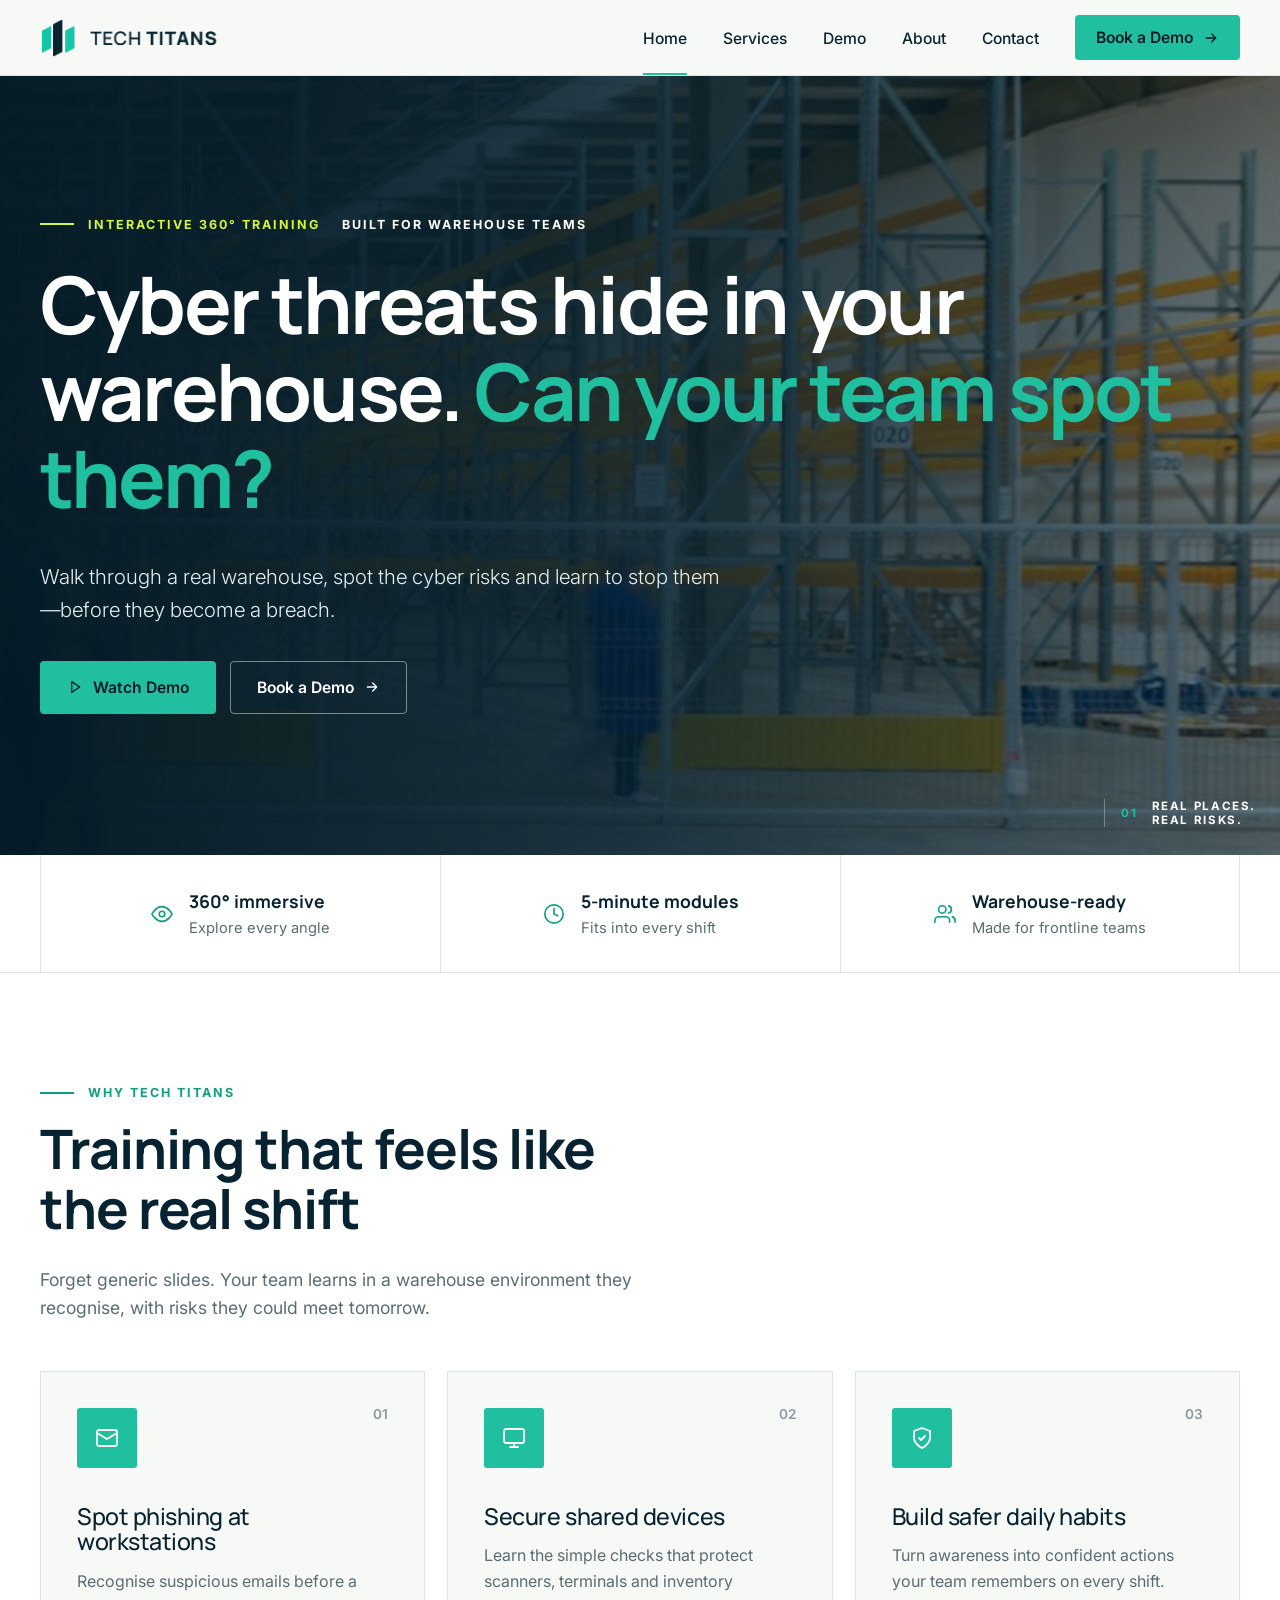
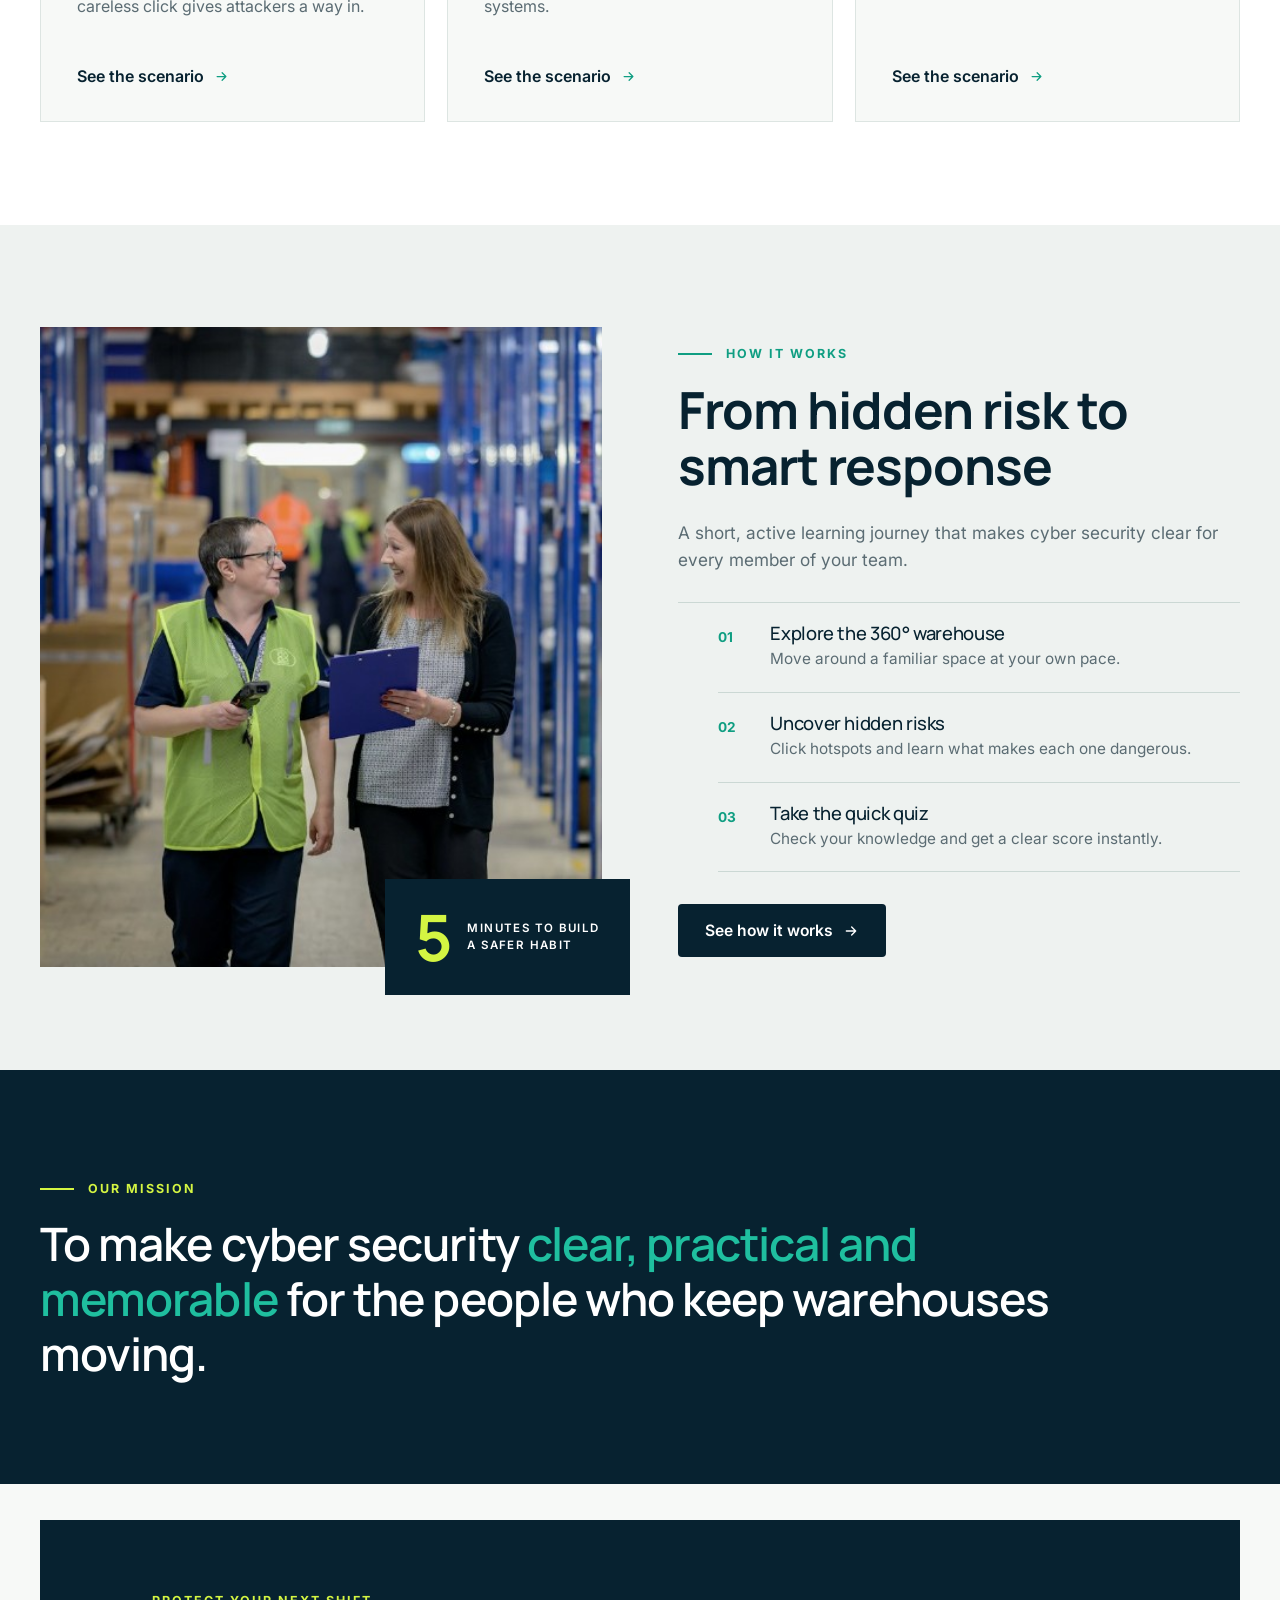
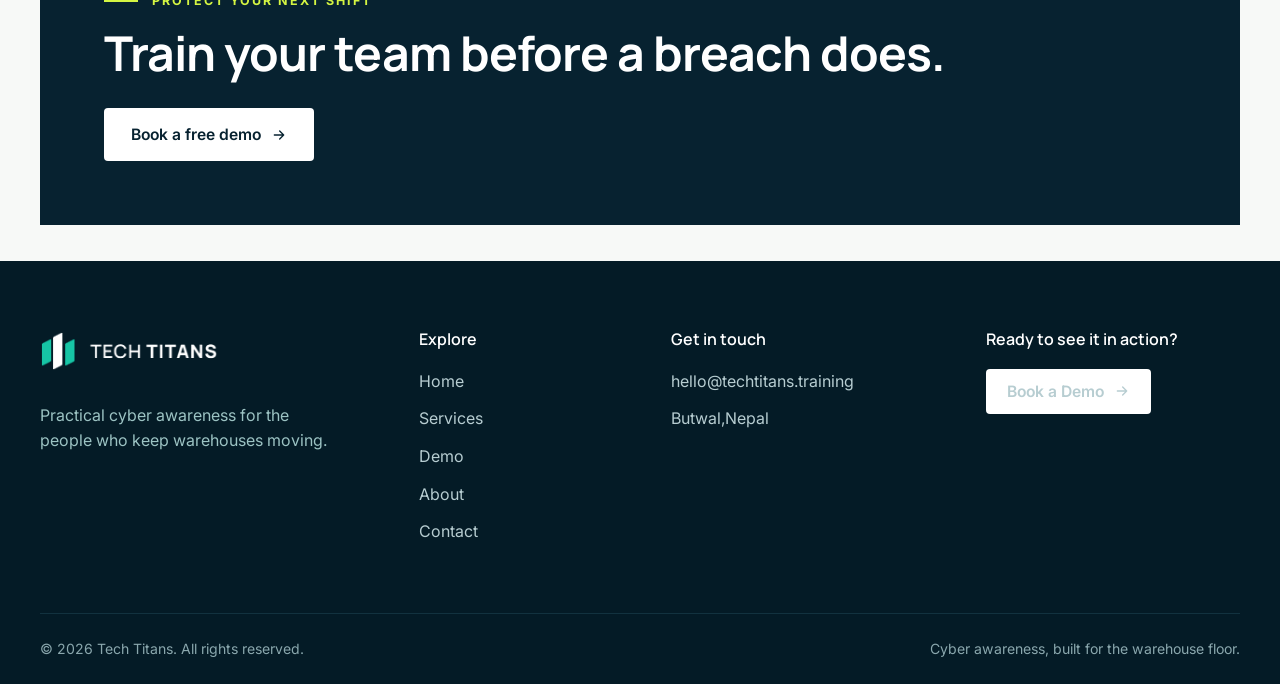
<file: index.html>
<!DOCTYPE html>
<html lang="en">
<head>
  <meta charset="utf-8">
  <meta name="viewport" content="width=device-width, initial-scale=1">
  <title>Tech Titans — Interactive 360° Cyber Awareness Training for Warehouse Teams</title>
  <meta name="description" content="Tech Titans builds interactive 360° cyber awareness training for warehouse teams. Walk through a real warehouse, spot the cyber risks and learn to stop them before they become a breach.">
  <meta name="theme-color" content="#072230">
  <link rel="canonical" href="https://pyatrick666.github.io/techtitans-site/">
  <meta property="og:title" content="Tech Titans — Cyber Awareness for Warehouse Teams">
  <meta property="og:description" content="Explore interactive 360° cyber awareness training that helps warehouse teams spot phishing, secure shared devices and build safer habits.">
  <meta property="og:type" content="website">
  <meta property="og:url" content="https://pyatrick666.github.io/techtitans-site/">
  <meta property="og:image" content="https://pyatrick666.github.io/techtitans-site/assets/img/hero.jpg">
  <meta property="og:image:width" content="1200">
  <meta property="og:image:height" content="630">
  <meta name="twitter:card" content="summary_large_image">
  <meta name="twitter:title" content="Tech Titans — Cyber Awareness for Warehouse Teams">
  <meta name="twitter:description" content="Explore interactive 360° cyber awareness training that helps warehouse teams spot phishing, secure shared devices and build safer habits.">
  <meta name="twitter:image" content="https://pyatrick666.github.io/techtitans-site/assets/img/hero.jpg">
  <meta property="og:title" content="Tech Titans — Cyber awareness built for the warehouse floor">
  <meta property="og:description" content="Interactive 360° training that helps warehouse teams spot and stop cyber threats.">
  <meta property="og:type" content="website">
  <link rel="icon" href="assets/img/favicon.svg" type="image/svg+xml">
  <link rel="preconnect" href="https://fonts.googleapis.com">
  <link rel="preconnect" href="https://fonts.gstatic.com" crossorigin>
  <link href="https://fonts.googleapis.com/css2?family=Inter:wght@300;400;500;600;700&family=Manrope:wght@400;500;600;700;800&display=swap" rel="stylesheet">
  <link rel="stylesheet" href="css/styles.css">
</head>
<body>
  <a class="skip-link" href="#main">Skip to content</a>

  <header class="site-header">
    <div class="container">
      <a class="brand" href="index.html" aria-label="Tech Titans home">
        <img src="assets/img/logo.png" alt="Tech Titans" width="192" height="43">
      </a>
      <button class="nav-toggle" aria-label="Menu" aria-expanded="false" aria-controls="site-nav"><span></span><span></span><span></span></button>
      <nav class="nav" id="site-nav" aria-label="Main">
        <a class="link" href="index.html" aria-current="page">Home</a>
        <a class="link" href="index.html#services">Services</a>
        <a class="link" href="demo.html">Demo</a>
        <a class="link" href="about.html">About</a>
        <a class="link" href="contact.html">Contact</a>
        <a class="btn btn-primary btn-sm" href="contact.html?topic=Book%20a%20demo">Book a Demo
          <svg viewBox="0 0 24 24" fill="none" stroke="currentColor" stroke-width="2" stroke-linecap="round" stroke-linejoin="round" aria-hidden="true"><path d="M5 12h14M13 6l6 6-6 6"/></svg>
        </a>
      </nav>
    </div>
  </header>

  <main id="main">
    <!-- HERO: who we are and what we build -->
    <section class="hero" style="padding:0">
      <div class="container">
        <div class="eyebrows">
          <span class="eyebrow lime">Interactive 360° training</span>
          <span class="tag">Built for warehouse teams</span>
        </div>
        <h1>Cyber threats hide in your warehouse. <em>Can your team spot them?</em></h1>
        <p class="lead">Walk through a real warehouse, spot the cyber risks and learn to stop them—before they become a breach.</p>
        <div class="actions">
          <a class="btn btn-primary" href="demo.html#prototype">
            <svg viewBox="0 0 24 24" fill="none" stroke="currentColor" stroke-width="2" stroke-linecap="round" stroke-linejoin="round" aria-hidden="true"><polygon points="7 4 19 12 7 20 7 4"/></svg>
            Watch Demo
          </a>
          <a class="btn btn-ghost" href="contact.html?topic=Book%20a%20demo">Book a Demo
            <svg viewBox="0 0 24 24" fill="none" stroke="currentColor" stroke-width="2" stroke-linecap="round" stroke-linejoin="round" aria-hidden="true"><path d="M5 12h14M13 6l6 6-6 6"/></svg>
          </a>
        </div>
      </div>
      <div class="badge" aria-hidden="true"><b>01</b><span>Real places.<br>Real risks.</span></div>
    </section>

    <!-- Key facts -->
    <div class="strip">
      <div class="container">
        <div class="item">
          <svg viewBox="0 0 24 24" stroke-linecap="round" stroke-linejoin="round" aria-hidden="true"><path d="M1 12s4-8 11-8 11 8 11 8-4 8-11 8-11-8-11-8z"/><circle cx="12" cy="12" r="3"/></svg>
          <div><strong>360° immersive</strong><small>Explore every angle</small></div>
        </div>
        <div class="item">
          <svg viewBox="0 0 24 24" stroke-linecap="round" stroke-linejoin="round" aria-hidden="true"><circle cx="12" cy="12" r="10"/><path d="M12 6v6l4 2"/></svg>
          <div><strong>5-minute modules</strong><small>Fits into every shift</small></div>
        </div>
        <div class="item">
          <svg viewBox="0 0 24 24" stroke-linecap="round" stroke-linejoin="round" aria-hidden="true"><path d="M17 21v-2a4 4 0 0 0-4-4H5a4 4 0 0 0-4 4v2"/><circle cx="9" cy="7" r="4"/><path d="M23 21v-2a4 4 0 0 0-3-3.87M16 3.13a4 4 0 0 1 0 7.75"/></svg>
          <div><strong>Warehouse-ready</strong><small>Made for frontline teams</small></div>
        </div>
      </div>
    </div>

    <!-- SERVICES -->
    <section id="services" class="bg-white">
      <div class="container">
        <div class="section-head reveal">
          <span class="eyebrow">Why Tech Titans</span>
          <h2>Training that feels like the real shift</h2>
          <p>Forget generic slides. Your team learns in a warehouse environment they recognise, with risks they could meet tomorrow.</p>
        </div>
        <div class="grid grid-3">
          <article class="card reveal">
            <span class="num">01</span>
            <div class="icon-box"><svg viewBox="0 0 24 24" aria-hidden="true"><rect x="2" y="4" width="20" height="16" rx="2"/><path d="M22 7l-10 6L2 7"/></svg></div>
            <h3>Spot phishing at workstations</h3>
            <p>Recognise suspicious emails before a careless click gives attackers a way in.</p>
            <a class="more" href="demo.html#scenarios">See the scenario
              <svg viewBox="0 0 24 24" stroke-linecap="round" stroke-linejoin="round" aria-hidden="true"><path d="M5 12h14M13 6l6 6-6 6"/></svg></a>
          </article>
          <article class="card reveal">
            <span class="num">02</span>
            <div class="icon-box"><svg viewBox="0 0 24 24" aria-hidden="true"><rect x="2" y="3" width="20" height="14" rx="2"/><path d="M8 21h8M12 17v4"/></svg></div>
            <h3>Secure shared devices</h3>
            <p>Learn the simple checks that protect scanners, terminals and inventory systems.</p>
            <a class="more" href="demo.html#scenarios">See the scenario
              <svg viewBox="0 0 24 24" stroke-linecap="round" stroke-linejoin="round" aria-hidden="true"><path d="M5 12h14M13 6l6 6-6 6"/></svg></a>
          </article>
          <article class="card reveal">
            <span class="num">03</span>
            <div class="icon-box"><svg viewBox="0 0 24 24" aria-hidden="true"><path d="M12 22s8-4 8-10V5l-8-3-8 3v7c0 6 8 10 8 10z"/><path d="M9 12l2 2 4-4"/></svg></div>
            <h3>Build safer daily habits</h3>
            <p>Turn awareness into confident actions your team remembers on every shift.</p>
            <a class="more" href="demo.html#scenarios">See the scenario
              <svg viewBox="0 0 24 24" stroke-linecap="round" stroke-linejoin="round" aria-hidden="true"><path d="M5 12h14M13 6l6 6-6 6"/></svg></a>
          </article>
        </div>
      </div>
    </section>

    <!-- HOW IT WORKS -->
    <section class="bg-mint" id="how-it-works">
      <div class="container split">
        <div class="photo reveal">
          <img src="assets/img/team-warehouse.jpg" width="478" height="625" loading="lazy"
               alt="Two warehouse colleagues in hi-vis vests talking between shelving aisles, one holding a barcode scanner and one a clipboard">
          <div class="stat"><b>5</b><span>Minutes to build<br>a safer habit</span></div>
        </div>
        <div class="reveal">
          <span class="eyebrow">How it works</span>
          <h2 style="font-size:clamp(2rem,4.2vw,3.2rem);margin-top:18px">From hidden risk to smart response</h2>
          <p style="color:var(--muted);font-size:1.08rem">A short, active learning journey that makes cyber security clear for every member of your team.</p>
          <ol class="steps">
            <li><span class="n">01</span><div><h3>Explore the 360° warehouse</h3><p>Move around a familiar space at your own pace.</p></div></li>
            <li><span class="n">02</span><div><h3>Uncover hidden risks</h3><p>Click hotspots and learn what makes each one dangerous.</p></div></li>
            <li><span class="n">03</span><div><h3>Take the quick quiz</h3><p>Check your knowledge and get a clear score instantly.</p></div></li>
          </ol>
          <a class="btn btn-dark" href="demo.html">See how it works
            <svg viewBox="0 0 24 24" fill="none" stroke="currentColor" stroke-width="2" stroke-linecap="round" stroke-linejoin="round" aria-hidden="true"><path d="M5 12h14M13 6l6 6-6 6"/></svg>
          </a>
        </div>
      </div>
    </section>

    <!-- MISSION STATEMENT -->
    <section class="mission">
      <div class="container reveal">
        <span class="eyebrow lime">Our mission</span>
        <blockquote>To make cyber security <em>clear, practical and memorable</em> for the people who keep warehouses moving.</blockquote>
      </div>
    </section>

    <!-- CTA -->
    <div class="cta-band">
      <div class="container">
        <div class="cta-box">
          <div>
            <span class="eyebrow lime">Protect your next shift</span>
            <h2>Train your team before a breach does.</h2>
          </div>
          <a class="btn btn-white" href="contact.html?topic=Book%20a%20demo">Book a free demo
            <svg viewBox="0 0 24 24" fill="none" stroke="currentColor" stroke-width="2" stroke-linecap="round" stroke-linejoin="round" aria-hidden="true"><path d="M5 12h14M13 6l6 6-6 6"/></svg>
          </a>
        </div>
      </div>
    </div>
  </main>

  <footer class="site-footer">
    <div class="container">
      <div class="footer-grid">
        <div>
          <a class="brand" href="index.html"><img src="assets/img/logo-light.png" alt="Tech Titans" width="192" height="43"></a>
          <p class="tag">Practical cyber awareness for the people who keep warehouses moving.</p>
        </div>
        <div>
          <h4>Explore</h4>
          <ul>
            <li><a href="index.html">Home</a></li>
            <li><a href="index.html#services">Services</a></li>
            <li><a href="demo.html">Demo</a></li>
            <li><a href="about.html">About</a></li>
            <li><a href="contact.html">Contact</a></li>
          </ul>
        </div>
        <div>
          <h4>Get in touch</h4>
          <ul>
            <li><a href="mailto:hello@techtitans.training">hello@techtitans.training</a></li>
            <li>Butwal,Nepal</li>
          </ul>
        </div>
        <div>
          <h4>Ready to see it in action?</h4>
          <a class="btn btn-white btn-sm" href="contact.html?topic=Book%20a%20demo">Book a Demo
            <svg viewBox="0 0 24 24" fill="none" stroke="currentColor" stroke-width="2" stroke-linecap="round" stroke-linejoin="round" aria-hidden="true"><path d="M5 12h14M13 6l6 6-6 6"/></svg>
          </a>
        </div>
      </div>
      <div class="footer-bottom">
        <span>© <span id="year">2026</span> Tech Titans. All rights reserved.</span>
        <span>Cyber awareness, built for the warehouse floor.</span>
      </div>
    </div>
  </footer>
  <script src="js/main.js"></script>
</body>
</html>
</file>
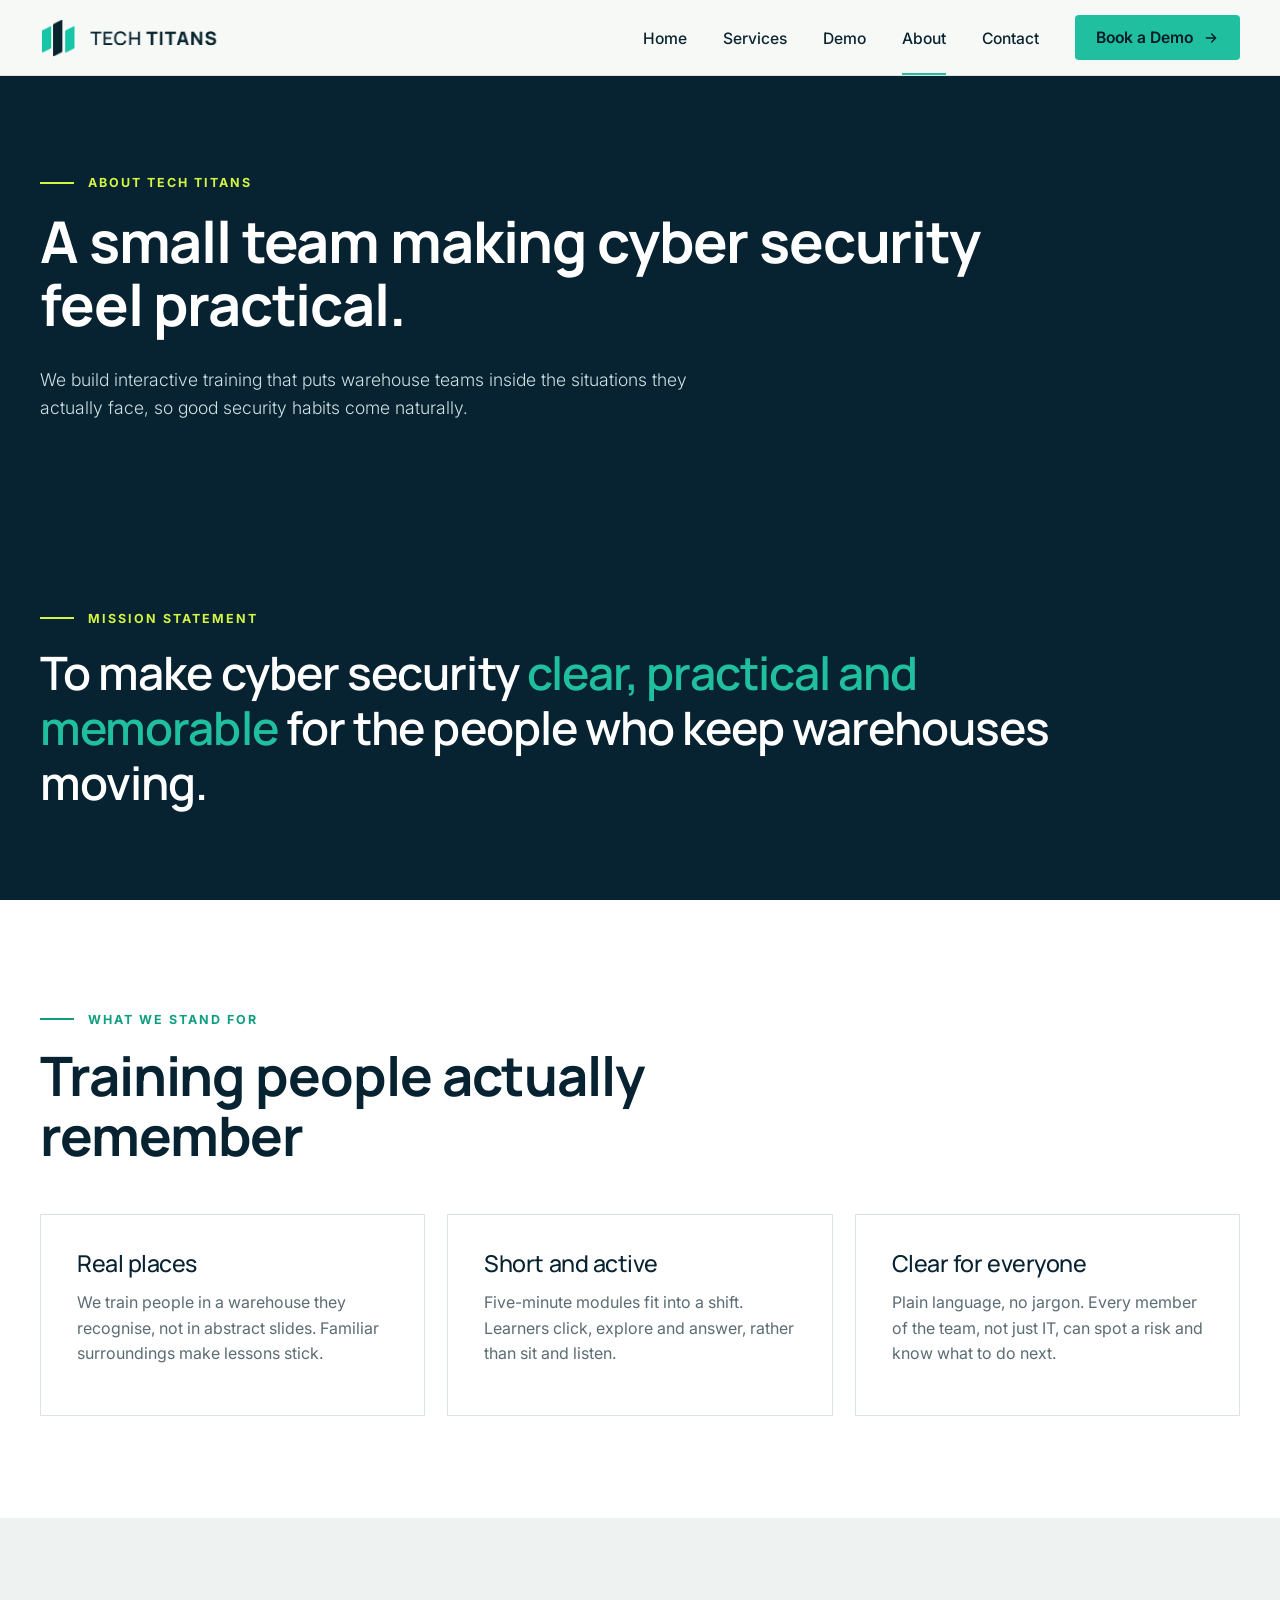
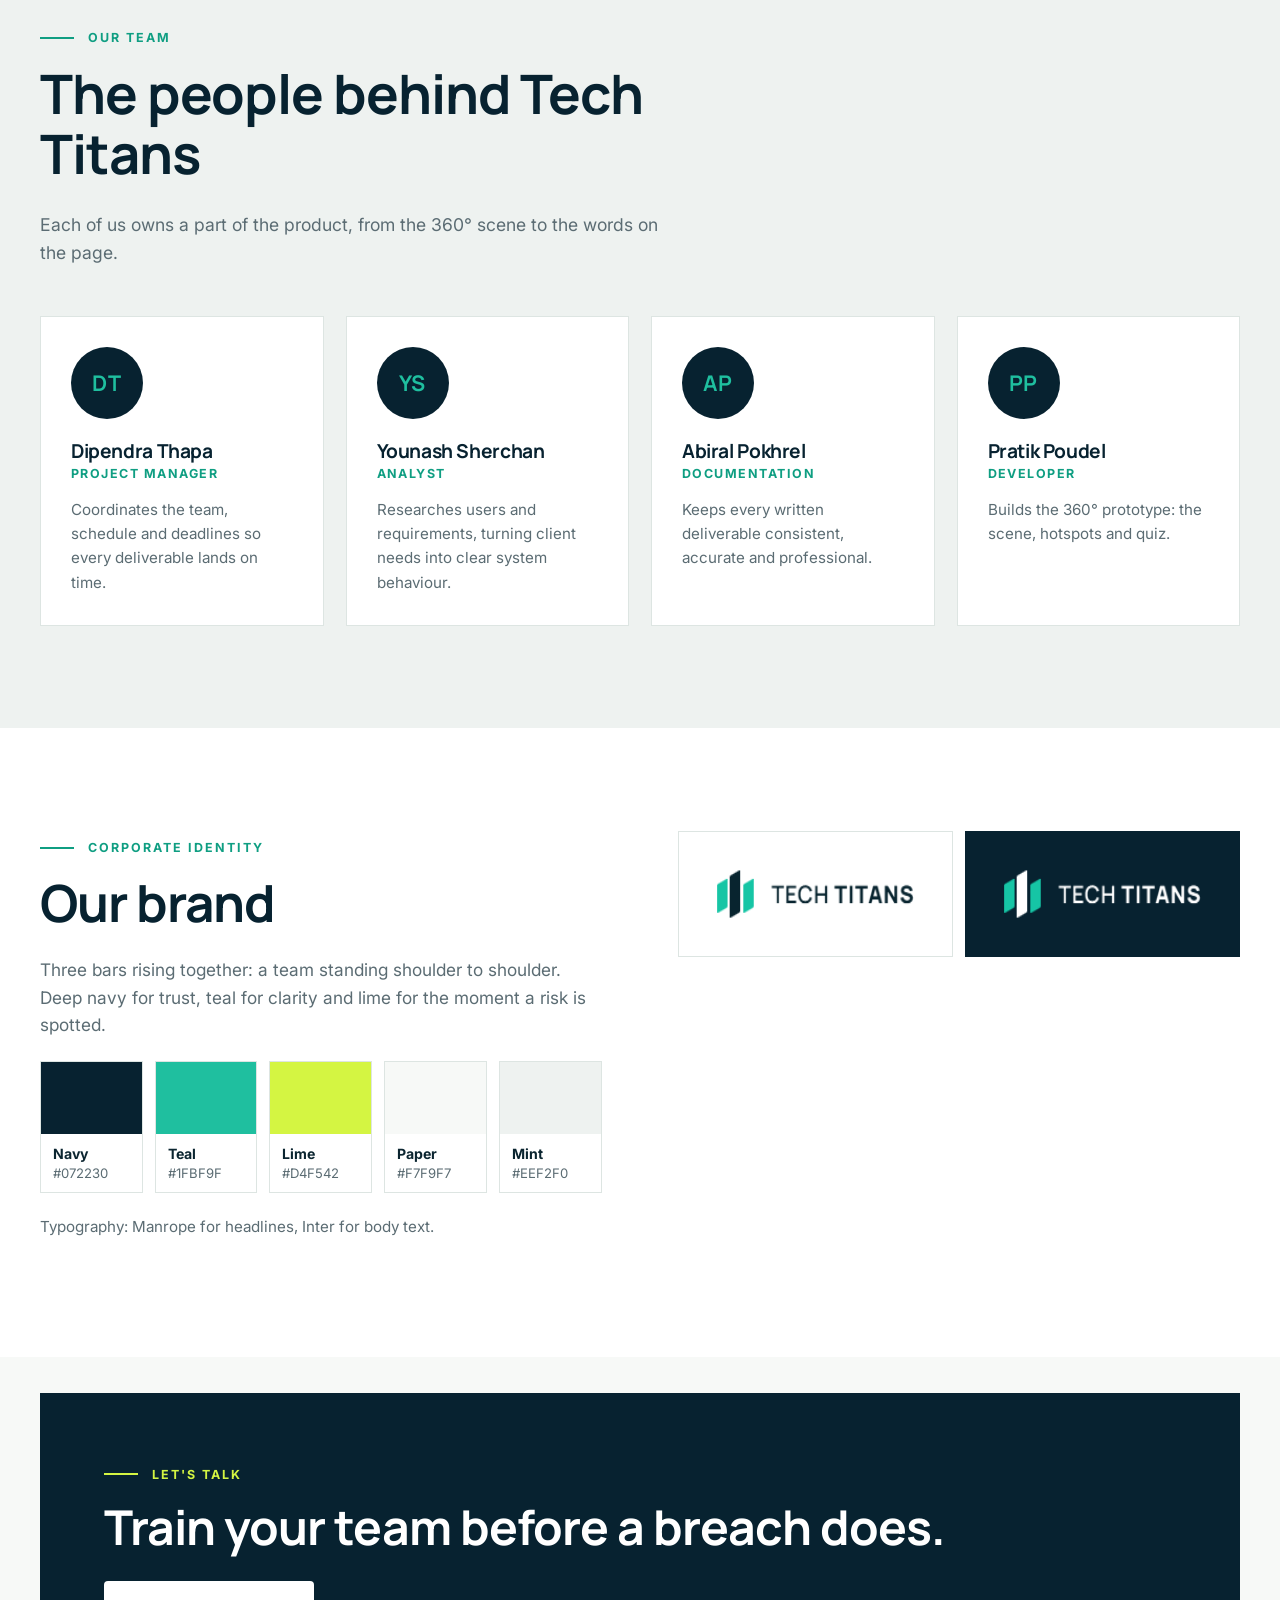
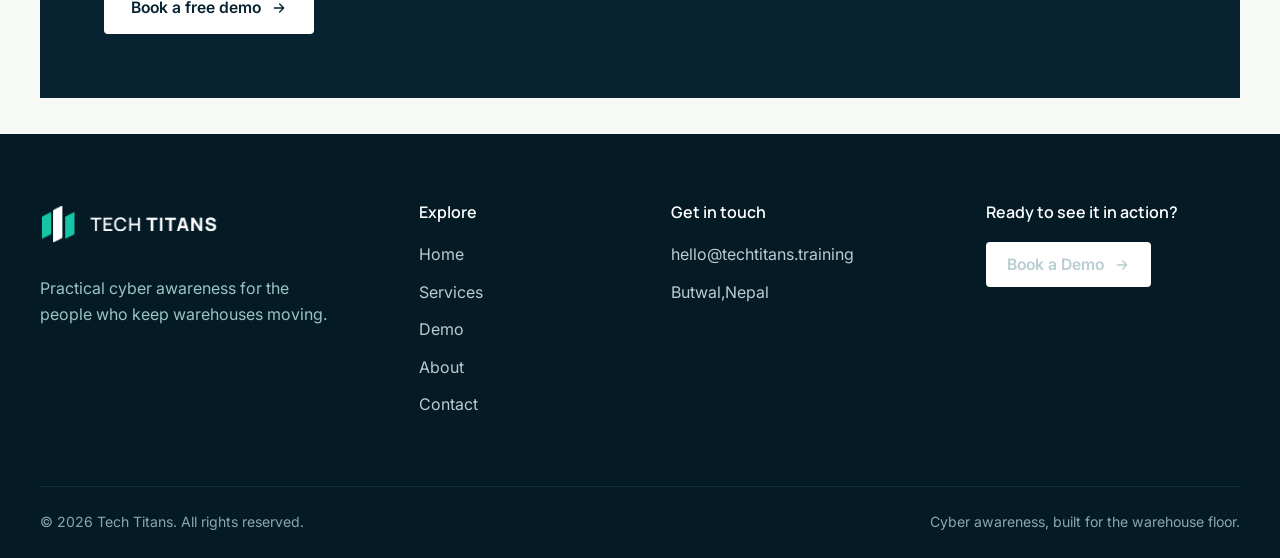
<file: about.html>
<!DOCTYPE html>
<html lang="en">
<head>
  <meta charset="utf-8">
  <meta name="viewport" content="width=device-width, initial-scale=1">
  <title>About &amp; Team — Tech Titans</title>
  <meta name="description" content="Meet Tech Titans: our mission, our brand and the team building interactive cyber awareness training for warehouse teams.">
  <meta name="theme-color" content="#072230">
  <link rel="canonical" href="https://pyatrick666.github.io/techtitans-site/about.html">
  <meta property="og:title" content="About & Team — Tech Titans">
  <meta property="og:description" content="Meet the Tech Titans team and discover our mission to make warehouse cybersecurity awareness clear, practical and memorable.">
  <meta property="og:type" content="website">
  <meta property="og:url" content="https://pyatrick666.github.io/techtitans-site/about.html">
  <meta property="og:image" content="https://pyatrick666.github.io/techtitans-site/assets/img/hero.jpg">
  <meta property="og:image:width" content="1200">
  <meta property="og:image:height" content="630">
  <meta name="twitter:card" content="summary_large_image">
  <meta name="twitter:title" content="About & Team — Tech Titans">
  <meta name="twitter:description" content="Meet the Tech Titans team and discover our mission to make warehouse cybersecurity awareness clear, practical and memorable.">
  <meta name="twitter:image" content="https://pyatrick666.github.io/techtitans-site/assets/img/hero.jpg">
  <link rel="icon" href="assets/img/favicon.svg" type="image/svg+xml">
  <link rel="preconnect" href="https://fonts.googleapis.com">
  <link rel="preconnect" href="https://fonts.gstatic.com" crossorigin>
  <link href="https://fonts.googleapis.com/css2?family=Inter:wght@300;400;500;600;700&family=Manrope:wght@400;500;600;700;800&display=swap" rel="stylesheet">
  <link rel="stylesheet" href="css/styles.css">
</head>
<body>
  <a class="skip-link" href="#main">Skip to content</a>

  <header class="site-header">
    <div class="container">
      <a class="brand" href="index.html" aria-label="Tech Titans home">
        <img src="assets/img/logo.png" alt="Tech Titans" width="192" height="43">
      </a>
      <button class="nav-toggle" aria-label="Menu" aria-expanded="false" aria-controls="site-nav"><span></span><span></span><span></span></button>
      <nav class="nav" id="site-nav" aria-label="Main">
        <a class="link" href="index.html">Home</a>
        <a class="link" href="index.html#services">Services</a>
        <a class="link" href="demo.html">Demo</a>
        <a class="link" href="about.html" aria-current="page">About</a>
        <a class="link" href="contact.html">Contact</a>
        <a class="btn btn-primary btn-sm" href="contact.html?topic=Book%20a%20demo">Book a Demo
          <svg viewBox="0 0 24 24" fill="none" stroke="currentColor" stroke-width="2" stroke-linecap="round" stroke-linejoin="round" aria-hidden="true"><path d="M5 12h14M13 6l6 6-6 6"/></svg>
        </a>
      </nav>
    </div>
  </header>

  <main id="main">
    <section class="page-hero" style="padding:0">
      <div class="container">
        <span class="eyebrow lime">About Tech Titans</span>
        <h1>A small team making cyber security feel practical.</h1>
        <p>We build interactive training that puts warehouse teams inside the situations they actually face, so good security habits come naturally.</p>
      </div>
    </section>

    <!-- MISSION -->
    <section class="mission" style="padding-block:clamp(48px,7vw,90px)">
      <div class="container reveal">
        <span class="eyebrow lime">Mission statement</span>
        <blockquote>To make cyber security <em>clear, practical and memorable</em> for the people who keep warehouses moving.</blockquote>
      </div>
    </section>

    <!-- WHAT WE BUILD / WHY -->
    <section class="bg-white">
      <div class="container">
        <div class="section-head reveal">
          <span class="eyebrow">What we stand for</span>
          <h2>Training people actually remember</h2>
        </div>
        <div class="grid grid-3">
          <article class="card plain reveal">
            <h3>Real places</h3>
            <p>We train people in a warehouse they recognise, not in abstract slides. Familiar surroundings make lessons stick.</p>
          </article>
          <article class="card plain reveal">
            <h3>Short and active</h3>
            <p>Five-minute modules fit into a shift. Learners click, explore and answer, rather than sit and listen.</p>
          </article>
          <article class="card plain reveal">
            <h3>Clear for everyone</h3>
            <p>Plain language, no jargon. Every member of the team, not just IT, can spot a risk and know what to do next.</p>
          </article>
        </div>
      </div>
    </section>

    <!-- TEAM -->
    <section class="bg-mint" id="team">
      <div class="container">
        <div class="section-head reveal">
          <span class="eyebrow">Our team</span>
          <h2>The people behind Tech Titans</h2>
          <p>Each of us owns a part of the product, from the 360° scene to the words on the page.</p>
        </div>
        <div class="grid grid-4">
          <article class="team-card reveal">
            <div class="avatar" aria-hidden="true">DT</div>
            <h3>Dipendra Thapa</h3>
            <span class="role">Project Manager</span>
            <p>Coordinates the team, schedule and deadlines so every deliverable lands on time.</p>
          </article>
          <article class="team-card reveal">
            <div class="avatar" aria-hidden="true">YS</div>
            <h3>Younash Sherchan</h3>
            <span class="role">Analyst</span>
            <p>Researches users and requirements, turning client needs into clear system behaviour.</p>
          </article>
          <article class="team-card reveal">
            <div class="avatar" aria-hidden="true">AP</div>
            <h3>Abiral Pokhrel</h3>
            <span class="role">Documentation</span>
            <p>Keeps every written deliverable consistent, accurate and professional.</p>
          </article>
          <article class="team-card reveal">
            <div class="avatar" aria-hidden="true">PP</div>
            <h3>Pratik Poudel</h3>
            <span class="role">Developer</span>
            <p>Builds the 360° prototype: the scene, hotspots and quiz.</p>
          </article>
        </div>
      </div>
    </section>

    <!-- CORPORATE IDENTITY -->
    <section class="bg-white" id="brand">
      <div class="container split" style="align-items:start">
        <div class="reveal">
          <span class="eyebrow">Corporate identity</span>
          <h2 style="font-size:clamp(2rem,4.2vw,3.2rem);margin-top:18px">Our brand</h2>
          <p style="color:var(--muted);font-size:1.08rem">Three bars rising together: a team standing shoulder to shoulder. Deep navy for trust, teal for clarity and lime for the moment a risk is spotted.</p>
          <div class="swatches" role="list" aria-label="Brand colours">
            <div class="swatch" role="listitem"><i style="background:#072230"></i><span><b>Navy</b>#072230</span></div>
            <div class="swatch" role="listitem"><i style="background:#1FBF9F"></i><span><b>Teal</b>#1FBF9F</span></div>
            <div class="swatch" role="listitem"><i style="background:#D4F542"></i><span><b>Lime</b>#D4F542</span></div>
            <div class="swatch" role="listitem"><i style="background:#F7F9F7"></i><span><b>Paper</b>#F7F9F7</span></div>
            <div class="swatch" role="listitem"><i style="background:#EEF2F0"></i><span><b>Mint</b>#EEF2F0</span></div>
          </div>
          <p style="margin-top:22px;color:var(--muted);font-size:.95rem">Typography: Manrope for headlines, Inter for body text.</p>
        </div>
        <div class="logo-tiles reveal" aria-label="Logo on light and dark backgrounds">
          <div class="logo-tile">
            <a class="brand" href="index.html"><img src="assets/img/logo.png" alt="Tech Titans" width="192" height="43"></a>
          </div>
          <div class="logo-tile dark">
            <a class="brand" href="index.html"><img src="assets/img/logo-light.png" alt="Tech Titans" width="192" height="43"></a>
          </div>
        </div>
      </div>
    </section>

    <div class="cta-band">
      <div class="container">
        <div class="cta-box">
          <div>
            <span class="eyebrow lime">Let's talk</span>
            <h2>Train your team before a breach does.</h2>
          </div>
          <a class="btn btn-white" href="contact.html?topic=Book%20a%20demo">Book a free demo
            <svg viewBox="0 0 24 24" fill="none" stroke="currentColor" stroke-width="2" stroke-linecap="round" stroke-linejoin="round" aria-hidden="true"><path d="M5 12h14M13 6l6 6-6 6"/></svg>
          </a>
        </div>
      </div>
    </div>
  </main>

  <footer class="site-footer">
    <div class="container">
      <div class="footer-grid">
        <div>
          <a class="brand" href="index.html"><img src="assets/img/logo-light.png" alt="Tech Titans" width="192" height="43"></a>
          <p class="tag">Practical cyber awareness for the people who keep warehouses moving.</p>
        </div>
        <div>
          <h4>Explore</h4>
          <ul>
            <li><a href="index.html">Home</a></li>
            <li><a href="index.html#services">Services</a></li>
            <li><a href="demo.html">Demo</a></li>
            <li><a href="about.html">About</a></li>
            <li><a href="contact.html">Contact</a></li>
          </ul>
        </div>
        <div>
          <h4>Get in touch</h4>
          <ul>
            <li><a href="mailto:hello@techtitans.training">hello@techtitans.training</a></li>
            <li>Butwal,Nepal</li>
          </ul>
        </div>
        <div>
          <h4>Ready to see it in action?</h4>
          <a class="btn btn-white btn-sm" href="contact.html?topic=Book%20a%20demo">Book a Demo
            <svg viewBox="0 0 24 24" fill="none" stroke="currentColor" stroke-width="2" stroke-linecap="round" stroke-linejoin="round" aria-hidden="true"><path d="M5 12h14M13 6l6 6-6 6"/></svg>
          </a>
        </div>
      </div>
      <div class="footer-bottom">
        <span>© <span id="year">2026</span> Tech Titans. All rights reserved.</span>
        <span>Cyber awareness, built for the warehouse floor.</span>
      </div>
    </div>
  </footer>
  <script src="js/main.js"></script>
</body>
</html>
</file>
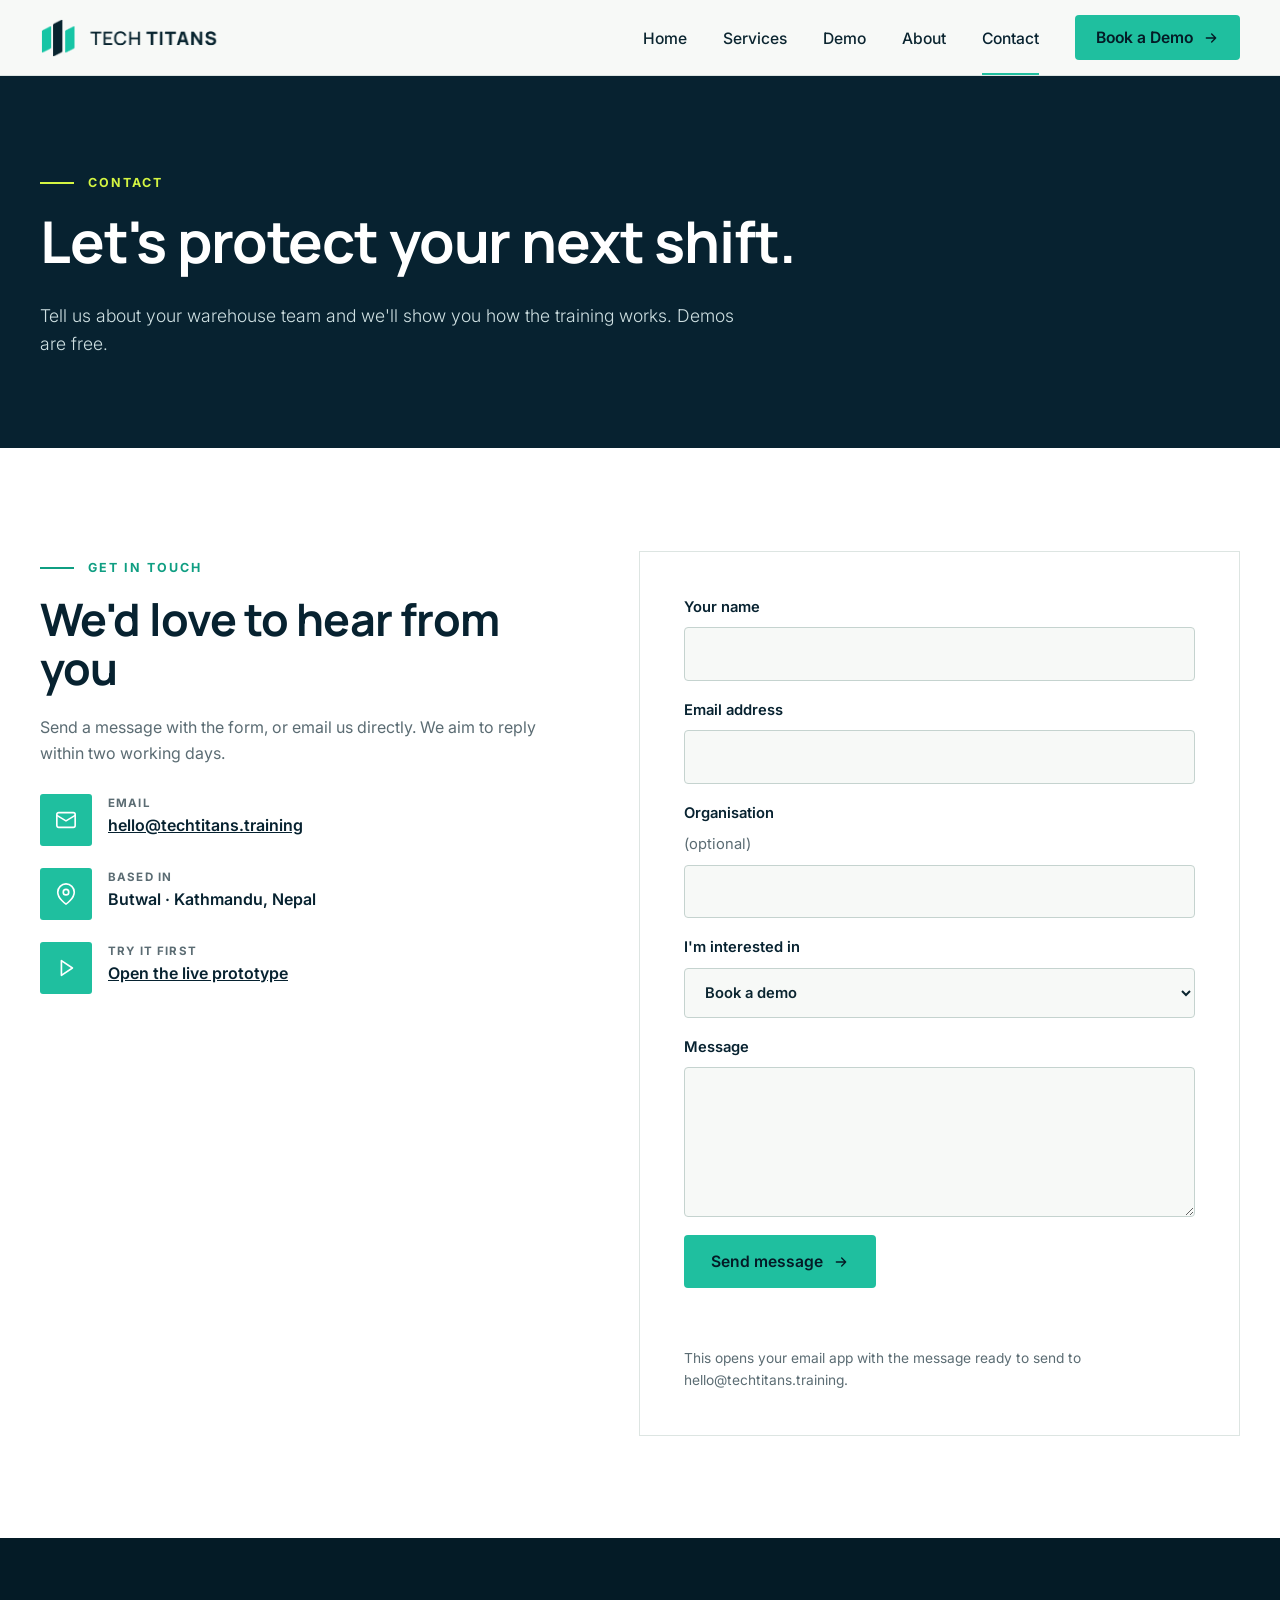
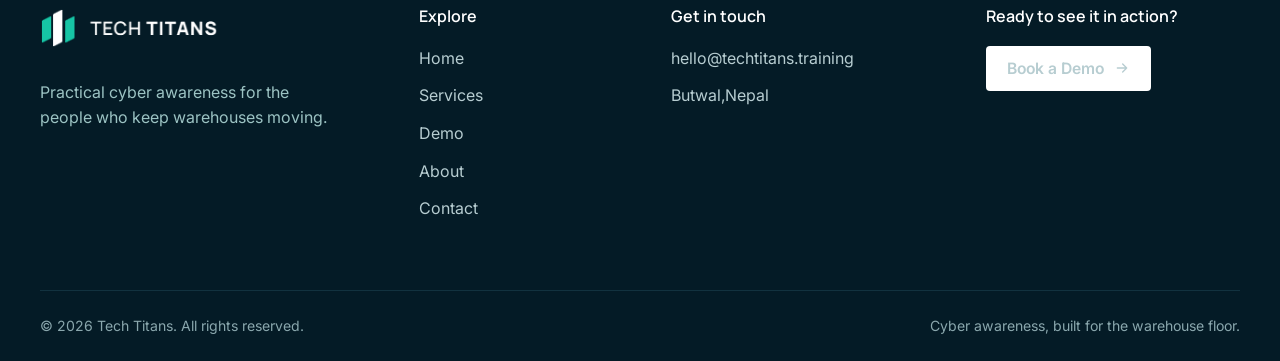
<file: contact.html>
<!DOCTYPE html>
<html lang="en">
<head>
  <meta charset="utf-8">
  <meta name="viewport" content="width=device-width, initial-scale=1">
  <title>Contact &amp; Book a Demo — Tech Titans</title>
  <meta name="description" content="Get in touch with Tech Titans or book a free demo of our interactive 360° warehouse cyber awareness training.">
  <meta name="theme-color" content="#072230">
  <link rel="canonical" href="https://pyatrick666.github.io/techtitans-site/contact.html">
  <meta property="og:title" content="Contact & Book a Demo — Tech Titans">
  <meta property="og:description" content="Contact Tech Titans or request a demonstration of our interactive 360° warehouse cyber awareness training.">
  <meta property="og:type" content="website">
  <meta property="og:url" content="https://pyatrick666.github.io/techtitans-site/contact.html">
  <meta property="og:image" content="https://pyatrick666.github.io/techtitans-site/assets/img/hero.jpg">
  <meta property="og:image:width" content="1200">
  <meta property="og:image:height" content="630">
  <meta name="twitter:card" content="summary_large_image">
  <meta name="twitter:title" content="Contact & Book a Demo — Tech Titans">
  <meta name="twitter:description" content="Contact Tech Titans or request a demonstration of our interactive 360° warehouse cyber awareness training.">
  <meta name="twitter:image" content="https://pyatrick666.github.io/techtitans-site/assets/img/hero.jpg">
  <link rel="icon" href="assets/img/favicon.svg" type="image/svg+xml">
  <link rel="preconnect" href="https://fonts.googleapis.com">
  <link rel="preconnect" href="https://fonts.gstatic.com" crossorigin>
  <link href="https://fonts.googleapis.com/css2?family=Inter:wght@300;400;500;600;700&family=Manrope:wght@400;500;600;700;800&display=swap" rel="stylesheet">
  <link rel="stylesheet" href="css/styles.css">
</head>
<body>
  <a class="skip-link" href="#main">Skip to content</a>

  <header class="site-header">
    <div class="container">
      <a class="brand" href="index.html" aria-label="Tech Titans home">
        <img src="assets/img/logo.png" alt="Tech Titans" width="192" height="43">
      </a>
      <button class="nav-toggle" aria-label="Menu" aria-expanded="false" aria-controls="site-nav"><span></span><span></span><span></span></button>
      <nav class="nav" id="site-nav" aria-label="Main">
        <a class="link" href="index.html">Home</a>
        <a class="link" href="index.html#services">Services</a>
        <a class="link" href="demo.html">Demo</a>
        <a class="link" href="about.html">About</a>
        <a class="link" href="contact.html" aria-current="page">Contact</a>
        <a class="btn btn-primary btn-sm" href="contact.html?topic=Book%20a%20demo">Book a Demo
          <svg viewBox="0 0 24 24" fill="none" stroke="currentColor" stroke-width="2" stroke-linecap="round" stroke-linejoin="round" aria-hidden="true"><path d="M5 12h14M13 6l6 6-6 6"/></svg>
        </a>
      </nav>
    </div>
  </header>

  <main id="main">
    <section class="page-hero" style="padding:0">
      <div class="container">
        <span class="eyebrow lime">Contact</span>
        <h1>Let's protect your next shift.</h1>
        <p>Tell us about your warehouse team and we'll show you how the training works. Demos are free.</p>
      </div>
    </section>

    <section class="bg-white">
      <div class="container contact-grid">
        <div class="reveal">
          <span class="eyebrow">Get in touch</span>
          <h2 style="font-size:clamp(1.9rem,3.8vw,2.8rem);margin-top:18px">We'd love to hear from you</h2>
          <p style="color:var(--muted)">Send a message with the form, or email us directly. We aim to reply within two working days.</p>
          <ul class="contact-list">
            <li>
              <div class="icon-box"><svg viewBox="0 0 24 24" aria-hidden="true"><rect x="2" y="4" width="20" height="16" rx="2"/><path d="M22 7l-10 6L2 7"/></svg></div>
              <div><small>Email</small><a href="mailto:hello@techtitans.training?subject=Tech%20Titans%20enquiry">hello@techtitans.training</a></div>
            </li>
            <li>
              <div class="icon-box"><svg viewBox="0 0 24 24" aria-hidden="true"><path d="M21 10c0 7-9 13-9 13s-9-6-9-13a9 9 0 0 1 18 0z"/><circle cx="12" cy="10" r="3"/></svg></div>
              <div><small>Based in</small><span style="font-weight:600;color:var(--navy)">Butwal · Kathmandu, Nepal</span></div>
            </li>
            <li>
              <div class="icon-box"><svg viewBox="0 0 24 24" aria-hidden="true"><polygon points="7 4 19 12 7 20 7 4"/></svg></div>
              <div><small>Try it first</small><a href="demo.html#prototype">Open the live prototype</a></div>
            </li>
          </ul>
        </div>

        <form class="contact reveal" id="contact-form">
          <label>Your name
            <input type="text" name="name" autocomplete="name" required>
          </label>
          <label>Email address
            <input type="email" name="email" autocomplete="email" required>
          </label>
          <label>Organisation <span style="font-weight:400;color:var(--muted)">(optional)</span>
            <input type="text" name="org" autocomplete="organization">
          </label>
          <label>I'm interested in
            <select name="topic" id="topic">
              <option>Book a demo</option>
              <option>Training for my warehouse team</option>
              <option>Custom scenarios</option>
              <option>General enquiry</option>
            </select>
          </label>
          <label>Message
            <textarea name="message" required></textarea>
          </label>
          <button class="btn btn-primary" type="submit" style="justify-self:start">Send message
            <svg viewBox="0 0 24 24" fill="none" stroke="currentColor" stroke-width="2" stroke-linecap="round" stroke-linejoin="round" aria-hidden="true"><path d="M5 12h14M13 6l6 6-6 6"/></svg>
          </button>
          <p class="form-status" id="form-status" role="status" aria-live="polite"></p>
          <p class="form-note">This opens your email app with the message ready to send to hello@techtitans.training.</p>
        </form>
      </div>
    </section>
  </main>

  <footer class="site-footer">
    <div class="container">
      <div class="footer-grid">
        <div>
          <a class="brand" href="index.html"><img src="assets/img/logo-light.png" alt="Tech Titans" width="192" height="43"></a>
          <p class="tag">Practical cyber awareness for the people who keep warehouses moving.</p>
        </div>
        <div>
          <h4>Explore</h4>
          <ul>
            <li><a href="index.html">Home</a></li>
            <li><a href="index.html#services">Services</a></li>
            <li><a href="demo.html">Demo</a></li>
            <li><a href="about.html">About</a></li>
            <li><a href="contact.html">Contact</a></li>
          </ul>
        </div>
        <div>
          <h4>Get in touch</h4>
          <ul>
            <li><a href="mailto:hello@techtitans.training">hello@techtitans.training</a></li>
            <li>Butwal,Nepal</li>
          </ul>
        </div>
        <div>
          <h4>Ready to see it in action?</h4>
          <a class="btn btn-white btn-sm" href="contact.html?topic=Book%20a%20demo">Book a Demo
            <svg viewBox="0 0 24 24" fill="none" stroke="currentColor" stroke-width="2" stroke-linecap="round" stroke-linejoin="round" aria-hidden="true"><path d="M5 12h14M13 6l6 6-6 6"/></svg>
          </a>
        </div>
      </div>
      <div class="footer-bottom">
        <span>© <span id="year">2026</span> Tech Titans. All rights reserved.</span>
        <span>Cyber awareness, built for the warehouse floor.</span>
      </div>
    </div>
  </footer>
  <script src="js/main.js"></script>
  <script>
    // Preselect the enquiry type from ?topic=… (used by the "Book a Demo" buttons)
    (function () {
      var t = new URLSearchParams(location.search).get("topic");
      var sel = document.getElementById("topic");
      if (t && sel) {
        for (var i = 0; i < sel.options.length; i++) {
          if (sel.options[i].text === t) { sel.selectedIndex = i; break; }
        }
      }
    })();
  </script>
</body>
</html>
</file>
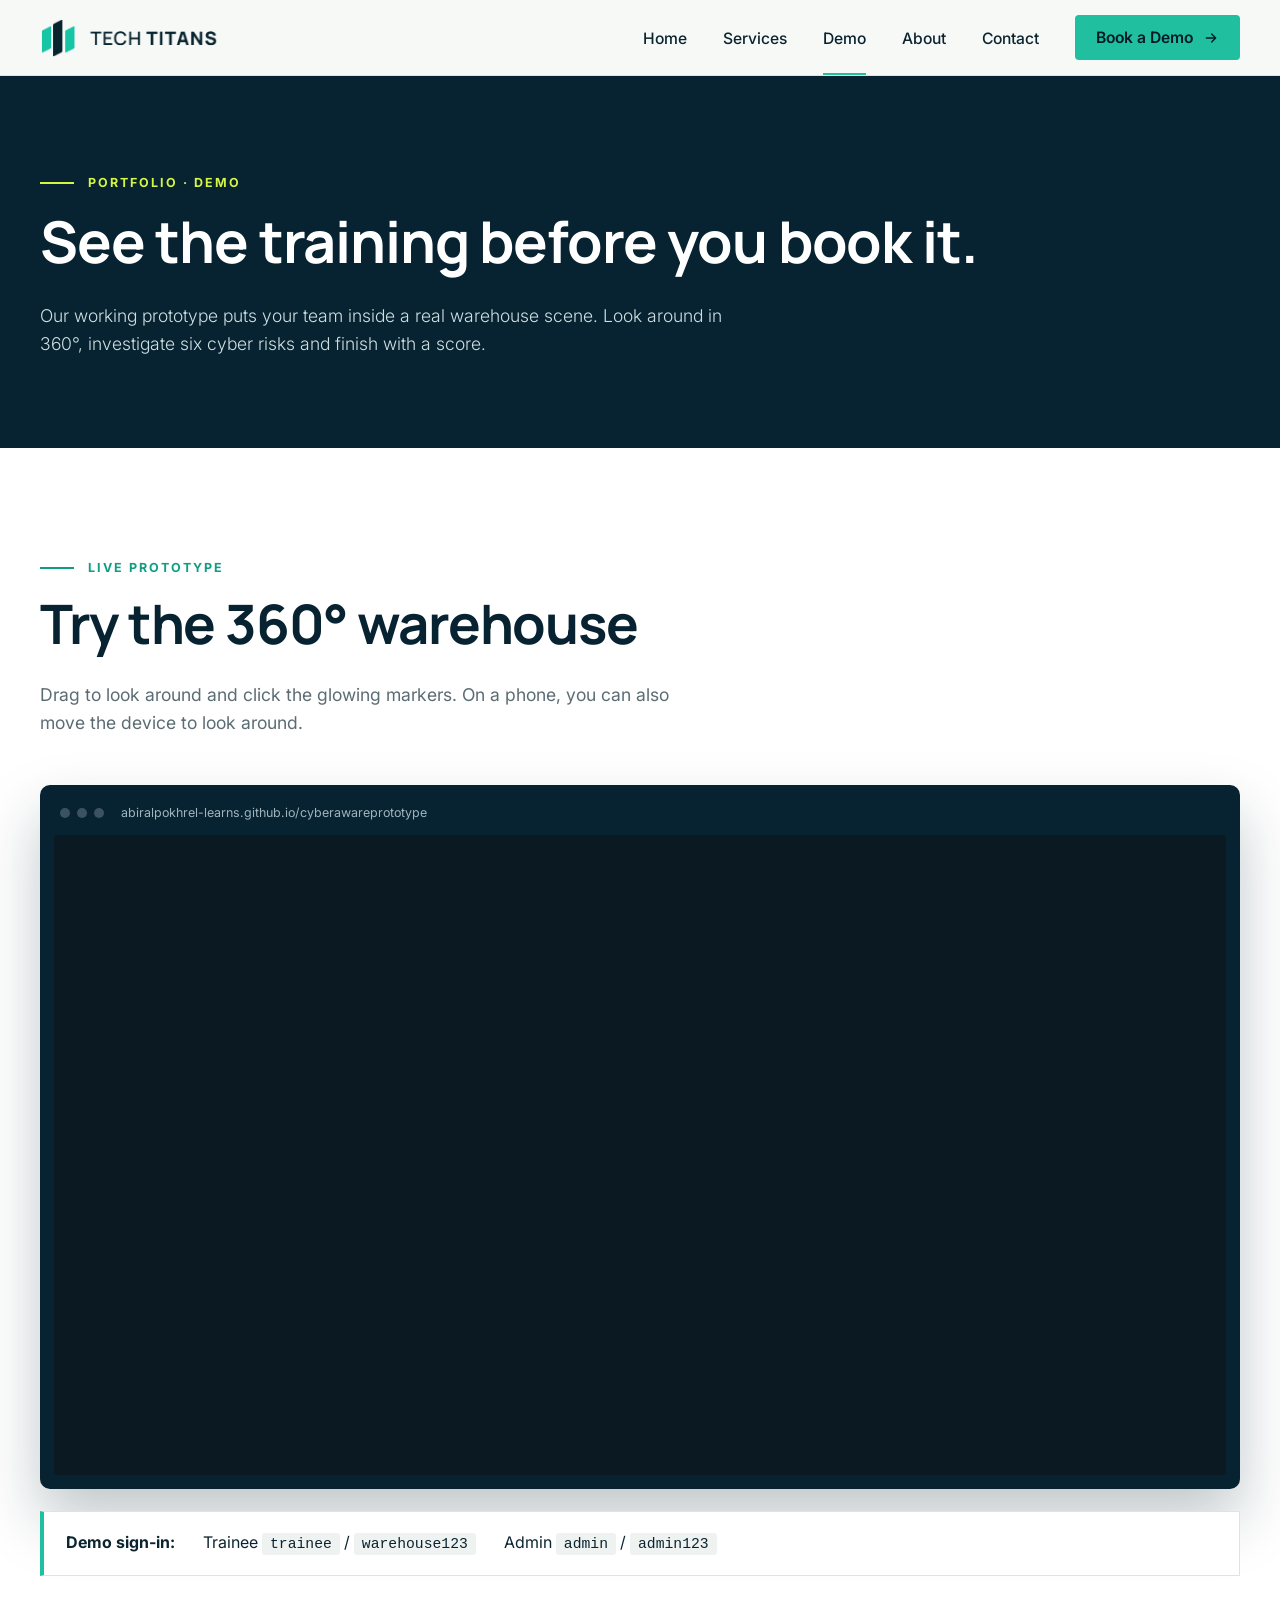
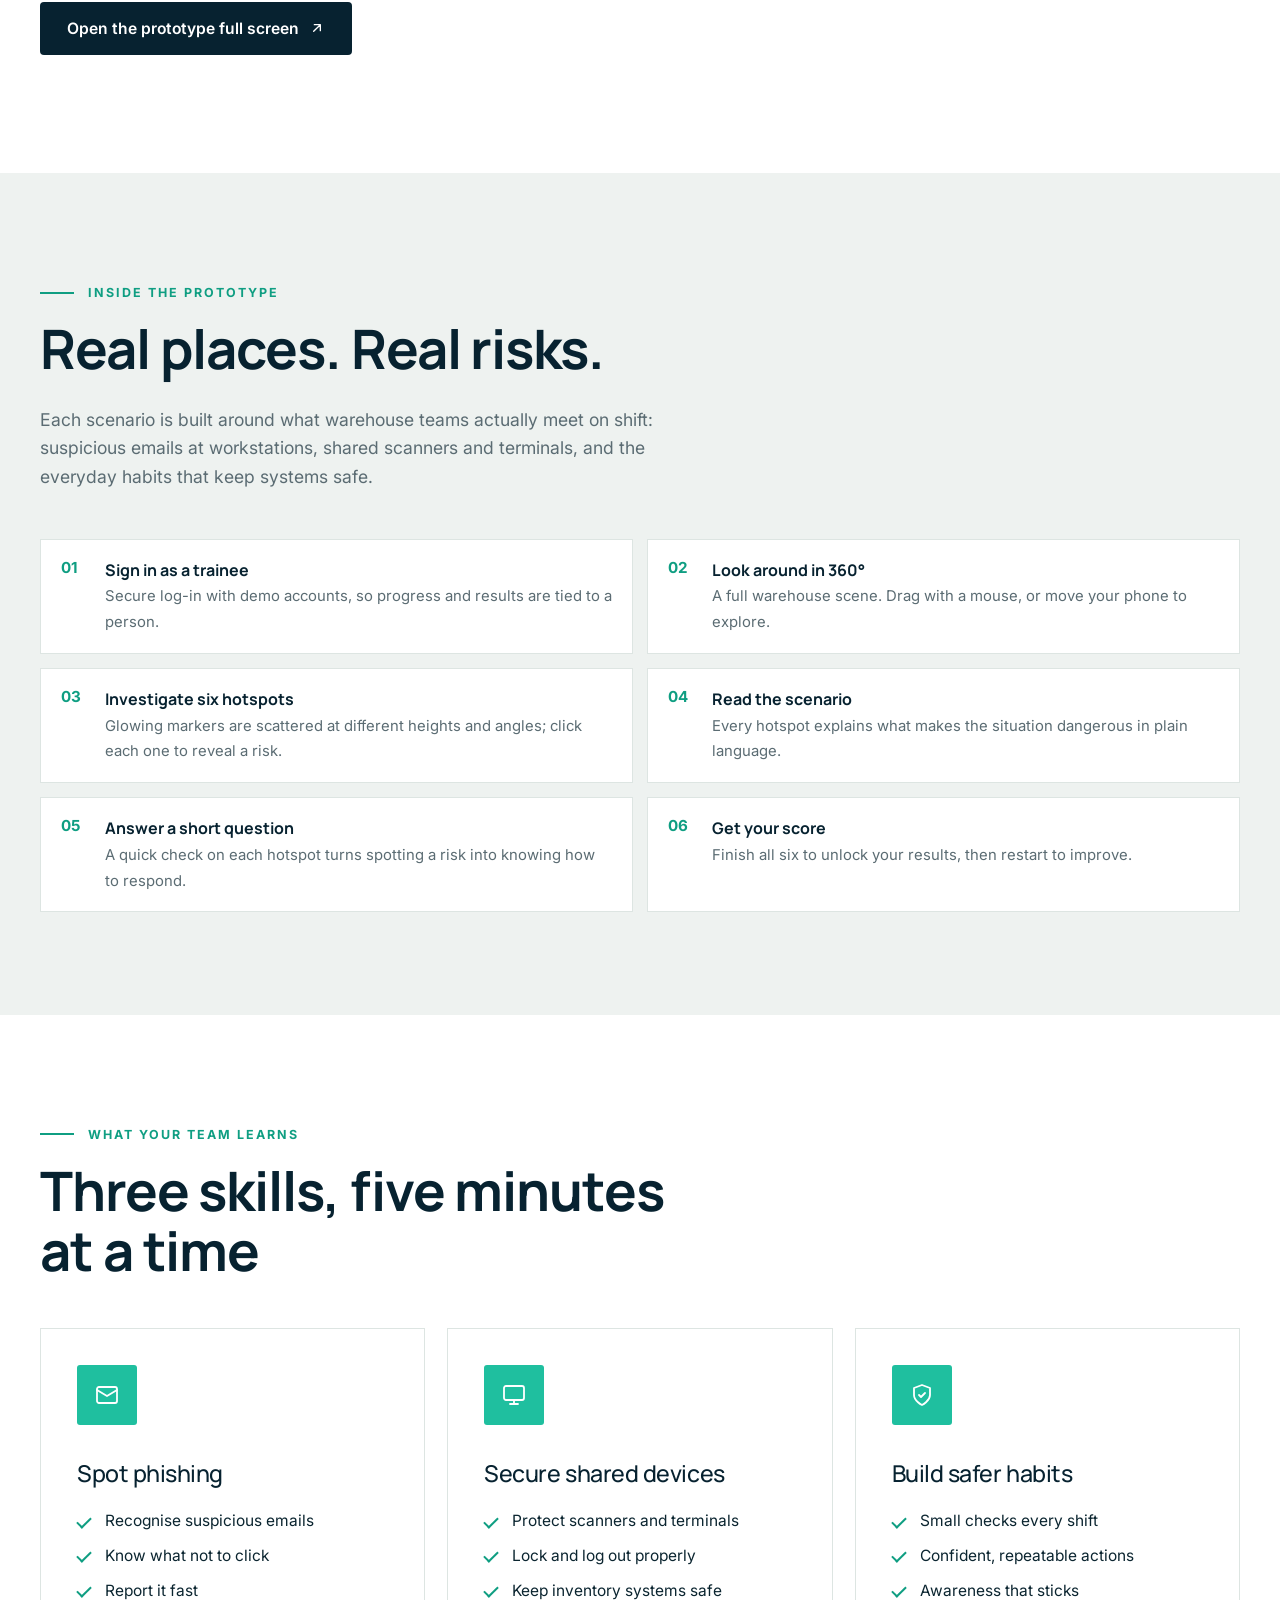
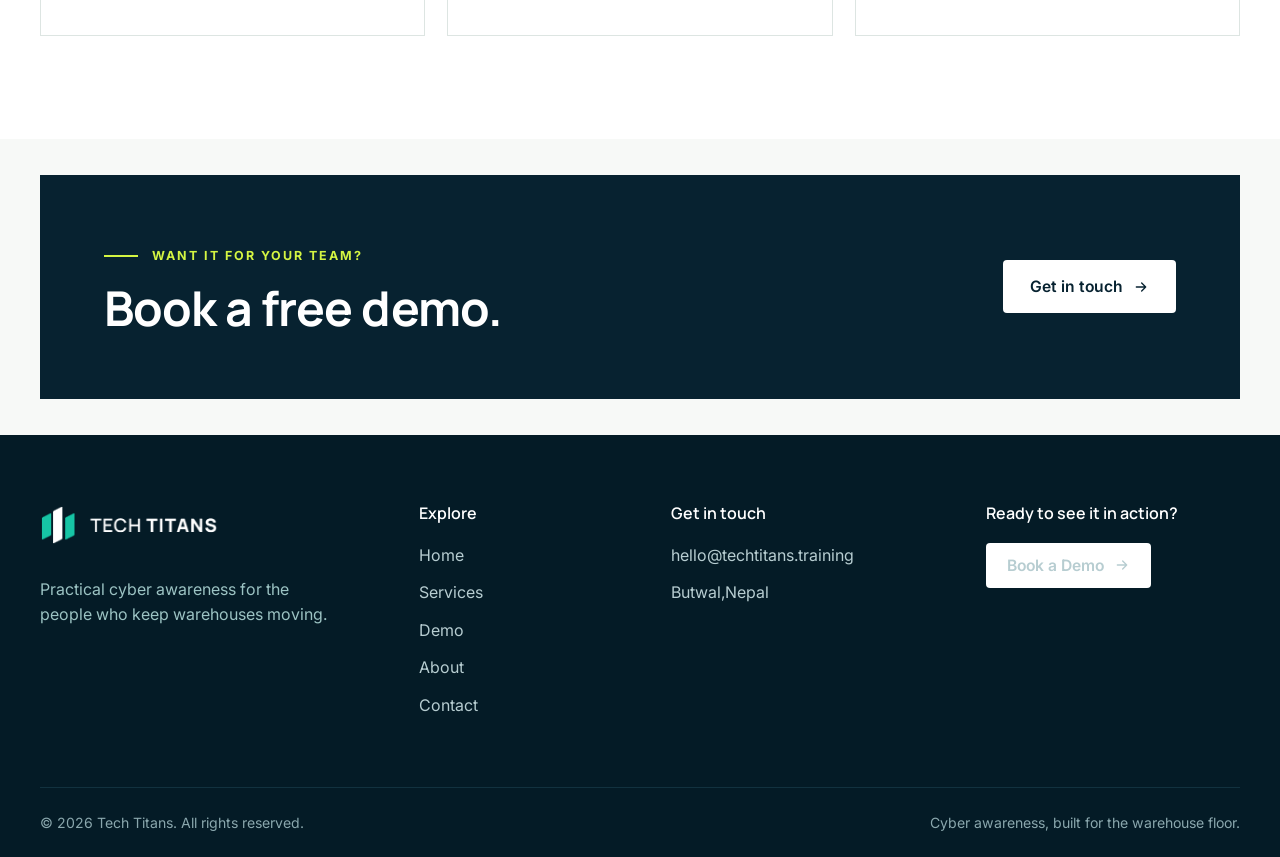
<file: demo.html>
<!DOCTYPE html>
<html lang="en">
<head>
  <meta charset="utf-8">
  <meta name="viewport" content="width=device-width, initial-scale=1">
  <title>Demo &amp; Portfolio — Tech Titans 360° Warehouse Cyber Training</title>
  <meta name="description" content="Try the Tech Titans interactive 360° warehouse cyber awareness prototype: explore the scene, investigate six hotspots and take the quiz.">
  <meta name="theme-color" content="#072230">
  <link rel="canonical" href="https://pyatrick666.github.io/techtitans-site/demo.html">
  <meta property="og:title" content="Live 360° Demo — Tech Titans">
  <meta property="og:description" content="Explore the interactive 360° warehouse cyber awareness prototype, investigate six hotspots and test your knowledge.">
  <meta property="og:type" content="website">
  <meta property="og:url" content="https://pyatrick666.github.io/techtitans-site/demo.html">
  <meta property="og:image" content="https://pyatrick666.github.io/techtitans-site/assets/img/hero.jpg">
  <meta property="og:image:width" content="1200">
  <meta property="og:image:height" content="630">
  <meta name="twitter:card" content="summary_large_image">
  <meta name="twitter:title" content="Live 360° Demo — Tech Titans">
  <meta name="twitter:description" content="Explore the interactive 360° warehouse cyber awareness prototype, investigate six hotspots and test your knowledge.">
  <meta name="twitter:image" content="https://pyatrick666.github.io/techtitans-site/assets/img/hero.jpg">
  <link rel="icon" href="assets/img/favicon.svg" type="image/svg+xml">
  <link rel="preconnect" href="https://fonts.googleapis.com">
  <link rel="preconnect" href="https://fonts.gstatic.com" crossorigin>
  <link href="https://fonts.googleapis.com/css2?family=Inter:wght@300;400;500;600;700&family=Manrope:wght@400;500;600;700;800&display=swap" rel="stylesheet">
  <link rel="stylesheet" href="css/styles.css">
</head>
<body>
  <a class="skip-link" href="#main">Skip to content</a>

  <header class="site-header">
    <div class="container">
      <a class="brand" href="index.html" aria-label="Tech Titans home">
        <img src="assets/img/logo.png" alt="Tech Titans" width="192" height="43">
      </a>
      <button class="nav-toggle" aria-label="Menu" aria-expanded="false" aria-controls="site-nav"><span></span><span></span><span></span></button>
      <nav class="nav" id="site-nav" aria-label="Main">
        <a class="link" href="index.html">Home</a>
        <a class="link" href="index.html#services">Services</a>
        <a class="link" href="demo.html" aria-current="page">Demo</a>
        <a class="link" href="about.html">About</a>
        <a class="link" href="contact.html">Contact</a>
        <a class="btn btn-primary btn-sm" href="contact.html?topic=Book%20a%20demo">Book a Demo
          <svg viewBox="0 0 24 24" fill="none" stroke="currentColor" stroke-width="2" stroke-linecap="round" stroke-linejoin="round" aria-hidden="true"><path d="M5 12h14M13 6l6 6-6 6"/></svg>
        </a>
      </nav>
    </div>
  </header>

  <main id="main">
    <section class="page-hero" style="padding:0">
      <div class="container">
        <span class="eyebrow lime">Portfolio · Demo</span>
        <h1>See the training before you book it.</h1>
        <p>Our working prototype puts your team inside a real warehouse scene. Look around in 360°, investigate six cyber risks and finish with a score.</p>
      </div>
    </section>

    <!-- LIVE PROTOTYPE -->
    <section id="prototype" class="bg-white">
      <div class="container">
        <div class="section-head reveal">
          <span class="eyebrow">Live prototype</span>
          <h2>Try the 360° warehouse</h2>
          <p>Drag to look around and click the glowing markers. On a phone, you can also move the device to look around.</p>
        </div>

        <div class="device reveal">
          <div class="bar" aria-hidden="true"><i></i><i></i><i></i><small>abiralpokhrel-learns.github.io/cyberawareprototype</small></div>
          <iframe
            src="https://abiralpokhrel-learns.github.io/cyberawareprototype/"
            title="Tech Titans 360° warehouse cyber awareness prototype"
            loading="lazy"
            allow="fullscreen; accelerometer; gyroscope"
            allowfullscreen></iframe>
        </div>

        <div class="creds reveal">
          <strong>Demo sign-in:</strong>
          <span>Trainee <code>trainee</code> / <code>warehouse123</code></span>
          <span>Admin <code>admin</code> / <code>admin123</code></span>
        </div>

        <p style="margin-top:26px" class="reveal">
          <a class="btn btn-dark" href="https://abiralpokhrel-learns.github.io/cyberawareprototype/" target="_blank" rel="noopener">Open the prototype full screen
            <svg viewBox="0 0 24 24" fill="none" stroke="currentColor" stroke-width="2" stroke-linecap="round" stroke-linejoin="round" aria-hidden="true"><path d="M7 17L17 7M8 7h9v9"/></svg>
          </a>
        </p>
      </div>
    </section>

    <!-- WHAT'S INSIDE -->
    <section id="scenarios" class="bg-mint">
      <div class="container">
        <div class="section-head reveal">
          <span class="eyebrow">Inside the prototype</span>
          <h2>Real places. Real risks.</h2>
          <p>Each scenario is built around what warehouse teams actually meet on shift: suspicious emails at workstations, shared scanners and terminals, and the everyday habits that keep systems safe.</p>
        </div>
        <ul class="hotspot-list reveal">
          <li><strong>Sign in as a trainee</strong><span>Secure log-in with demo accounts, so progress and results are tied to a person.</span></li>
          <li><strong>Look around in 360°</strong><span>A full warehouse scene. Drag with a mouse, or move your phone to explore.</span></li>
          <li><strong>Investigate six hotspots</strong><span>Glowing markers are scattered at different heights and angles; click each one to reveal a risk.</span></li>
          <li><strong>Read the scenario</strong><span>Every hotspot explains what makes the situation dangerous in plain language.</span></li>
          <li><strong>Answer a short question</strong><span>A quick check on each hotspot turns spotting a risk into knowing how to respond.</span></li>
          <li><strong>Get your score</strong><span>Finish all six to unlock your results, then restart to improve.</span></li>
        </ul>
      </div>
    </section>

    <!-- LEARNING OUTCOMES -->
    <section class="bg-white">
      <div class="container">
        <div class="section-head reveal">
          <span class="eyebrow">What your team learns</span>
          <h2>Three skills, five minutes at a time</h2>
        </div>
        <div class="grid grid-3">
          <article class="card plain reveal">
            <div class="icon-box"><svg viewBox="0 0 24 24" aria-hidden="true"><rect x="2" y="4" width="20" height="16" rx="2"/><path d="M22 7l-10 6L2 7"/></svg></div>
            <h3>Spot phishing</h3>
            <ul class="ticks"><li>Recognise suspicious emails</li><li>Know what not to click</li><li>Report it fast</li></ul>
          </article>
          <article class="card plain reveal">
            <div class="icon-box"><svg viewBox="0 0 24 24" aria-hidden="true"><rect x="2" y="3" width="20" height="14" rx="2"/><path d="M8 21h8M12 17v4"/></svg></div>
            <h3>Secure shared devices</h3>
            <ul class="ticks"><li>Protect scanners and terminals</li><li>Lock and log out properly</li><li>Keep inventory systems safe</li></ul>
          </article>
          <article class="card plain reveal">
            <div class="icon-box"><svg viewBox="0 0 24 24" aria-hidden="true"><path d="M12 22s8-4 8-10V5l-8-3-8 3v7c0 6 8 10 8 10z"/><path d="M9 12l2 2 4-4"/></svg></div>
            <h3>Build safer habits</h3>
            <ul class="ticks"><li>Small checks every shift</li><li>Confident, repeatable actions</li><li>Awareness that sticks</li></ul>
          </article>
        </div>
      </div>
    </section>

    <div class="cta-band">
      <div class="container">
        <div class="cta-box">
          <div>
            <span class="eyebrow lime">Want it for your team?</span>
            <h2>Book a free demo.</h2>
          </div>
          <a class="btn btn-white" href="contact.html?topic=Book%20a%20demo">Get in touch
            <svg viewBox="0 0 24 24" fill="none" stroke="currentColor" stroke-width="2" stroke-linecap="round" stroke-linejoin="round" aria-hidden="true"><path d="M5 12h14M13 6l6 6-6 6"/></svg>
          </a>
        </div>
      </div>
    </div>
  </main>

  <footer class="site-footer">
    <div class="container">
      <div class="footer-grid">
        <div>
          <a class="brand" href="index.html"><img src="assets/img/logo-light.png" alt="Tech Titans" width="192" height="43"></a>
          <p class="tag">Practical cyber awareness for the people who keep warehouses moving.</p>
        </div>
        <div>
          <h4>Explore</h4>
          <ul>
            <li><a href="index.html">Home</a></li>
            <li><a href="index.html#services">Services</a></li>
            <li><a href="demo.html">Demo</a></li>
            <li><a href="about.html">About</a></li>
            <li><a href="contact.html">Contact</a></li>
          </ul>
        </div>
        <div>
          <h4>Get in touch</h4>
          <ul>
            <li><a href="mailto:hello@techtitans.training">hello@techtitans.training</a></li>
            <li>Butwal,Nepal</li>
          </ul>
        </div>
        <div>
          <h4>Ready to see it in action?</h4>
          <a class="btn btn-white btn-sm" href="contact.html?topic=Book%20a%20demo">Book a Demo
            <svg viewBox="0 0 24 24" fill="none" stroke="currentColor" stroke-width="2" stroke-linecap="round" stroke-linejoin="round" aria-hidden="true"><path d="M5 12h14M13 6l6 6-6 6"/></svg>
          </a>
        </div>
      </div>
      <div class="footer-bottom">
        <span>© <span id="year">2026</span> Tech Titans. All rights reserved.</span>
        <span>Cyber awareness, built for the warehouse floor.</span>
      </div>
    </div>
  </footer>
  <script src="js/main.js"></script>
</body>
</html>
</file>
<file: css/styles.css>
/* ==========================================================
   TECH TITANS — Promotional website styles
   Brand tokens first: change colours/fonts here and the whole
   site updates.
   ========================================================== */
:root {
  --navy: #072230;
  --navy-deep: #041b26;
  --teal: #1fbf9f;
  --teal-dark: #0f9e82;
  --lime: #d4f542;
  --paper: #f7f9f7;
  --mint: #eef2f0;
  --ink: #0b2530;
  --muted: #5b6c73;
  --line: #dde5e2;
  --white: #ffffff;

  --font-head: "Manrope", "Inter", system-ui, -apple-system, "Segoe UI", Roboto, sans-serif;
  --font-body: "Inter", system-ui, -apple-system, "Segoe UI", Roboto, sans-serif;

  --maxw: 1200px;
  --radius: 4px;
  --header-h: 76px;
}

*, *::before, *::after { box-sizing: border-box; }
html { scroll-behavior: smooth; scroll-padding-top: calc(var(--header-h) + 12px); }
body {
  margin: 0;
  font-family: var(--font-body);
  color: var(--ink);
  background: var(--paper);
  line-height: 1.6;
  -webkit-font-smoothing: antialiased;
}
img, svg, iframe { max-width: 100%; display: block; }
a { color: inherit; }
h1, h2, h3, h4 { font-family: var(--font-head); line-height: 1.1; letter-spacing: -0.02em; margin: 0 0 .5em; color: var(--navy); }
p { margin: 0 0 1em; }
ul { margin: 0; padding: 0; list-style: none; }

.container { width: min(100% - 48px, var(--maxw)); margin-inline: auto; }
.skip-link {
  position: absolute; left: -999px; top: 8px; background: var(--navy); color: #fff;
  padding: 10px 16px; z-index: 200; border-radius: var(--radius);
}
.skip-link:focus { left: 8px; }
:focus-visible { outline: 3px solid var(--teal); outline-offset: 3px; }

/* ---------- Header ---------- */
.site-header {
  position: sticky; top: 0; z-index: 100;
  background: rgba(247, 249, 247, .96);
  backdrop-filter: blur(8px);
  border-bottom: 1px solid var(--line);
  height: var(--header-h);
}
.site-header .container { display: flex; align-items: center; justify-content: space-between; height: 100%; }
.brand { display: inline-flex; align-items: center; gap: 14px; text-decoration: none; }
.brand img { height: 40px; width: auto; }
.logo-tile .brand img { height: 52px; }
.brand span { font-family: var(--font-head); font-weight: 600; letter-spacing: .06em; font-size: 1.25rem; color: var(--navy); }
.nav { display: flex; align-items: center; gap: 36px; }
.nav a.link {
  text-decoration: none; font-size: .98rem; font-weight: 500; color: var(--ink);
  padding: 26px 0 22px; border-bottom: 2px solid transparent;
}
.nav a.link:hover { color: var(--teal-dark); }
.nav a.link[aria-current="page"] { border-bottom-color: var(--teal); color: var(--navy); }
.nav-toggle { display: none; background: none; border: 1px solid var(--line); border-radius: var(--radius); padding: 10px 12px; cursor: pointer; }
.nav-toggle span { display: block; width: 22px; height: 2px; background: var(--navy); margin: 5px 0; }

/* ---------- Buttons ---------- */
.btn {
  display: inline-flex; align-items: center; gap: 10px;
  font: 600 .98rem var(--font-body); text-decoration: none; cursor: pointer;
  padding: 16px 26px; border-radius: var(--radius); border: 1px solid transparent;
  transition: transform .15s ease, background .15s ease, border-color .15s ease;
}
.btn:hover { transform: translateY(-2px); }
.btn svg { width: 16px; height: 16px; }
.btn-primary { background: var(--teal); color: var(--navy-deep); }
.btn-primary:hover { background: #25d3b0; }
.btn-ghost { background: transparent; color: #fff; border-color: rgba(255,255,255,.45); }
.btn-ghost:hover { border-color: #fff; background: rgba(255,255,255,.08); }
.btn-dark { background: var(--navy); color: #fff; }
.btn-dark:hover { background: #0c3144; }
.btn-white { background: #fff; color: var(--navy); }
.btn-white:hover { background: var(--mint); }
.btn-sm { padding: 12px 20px; }

/* ---------- Eyebrow labels ---------- */
.eyebrow {
  display: inline-flex; align-items: center; gap: 14px;
  font: 700 .78rem var(--font-body); letter-spacing: .16em; text-transform: uppercase; color: var(--teal-dark);
}
.eyebrow::before { content: ""; width: 34px; height: 2px; background: currentColor; }
.eyebrow.lime { color: var(--lime); }

/* ---------- Hero ---------- */
.hero {
  position: relative; color: #fff; overflow: hidden; isolation: isolate;
  background:
    linear-gradient(90deg, rgba(4,27,38,.94) 0%, rgba(7,34,48,.72) 45%, rgba(7,34,48,.25) 100%),
    url("../assets/img/hero.jpg") center/cover no-repeat,
    var(--navy);
}
.hero .container { padding-block: clamp(64px, 11vw, 150px); }
.hero .eyebrows { display: flex; flex-wrap: wrap; gap: 8px 22px; margin-bottom: 28px; }
.hero .eyebrows .tag { font: 700 .78rem var(--font-body); letter-spacing: .16em; text-transform: uppercase; color: #fff; }
.hero h1 { color: #fff; font-weight: 700; font-size: clamp(2.5rem, 6.2vw, 5rem); max-width: 14.5em; letter-spacing: -0.035em; }
.hero h1 em { font-style: normal; color: var(--teal); }
.hero p.lead { font-size: clamp(1.05rem, 1.6vw, 1.3rem); max-width: 34em; color: #e4eef0; margin-bottom: 34px; font-weight: 300; }
.hero .actions { display: flex; flex-wrap: wrap; gap: 14px; }
.hero .badge {
  position: absolute; right: 24px; bottom: 28px; display: flex; gap: 14px; align-items: center;
  border-left: 1px solid rgba(255,255,255,.3); padding-left: 16px; font: 700 .72rem var(--font-body);
  letter-spacing: .14em; text-transform: uppercase; color: #fff;
}
.hero .badge b { color: var(--teal); font-weight: 700; }

.page-hero { background: var(--navy); color: #fff; }
.page-hero .container { padding-block: clamp(48px, 7vw, 96px); }
.page-hero h1 { color: #fff; font-size: clamp(2.2rem, 4.6vw, 3.6rem); max-width: 18em; }
.page-hero p { color: #cfe0e2; max-width: 40em; font-size: 1.1rem; margin: 0; font-weight: 300; }
.page-hero .eyebrow { margin-bottom: 20px; }

/* ---------- Stat strip ---------- */
.strip { background: #fff; border-bottom: 1px solid var(--line); }
.strip .container { display: grid; grid-template-columns: repeat(3, 1fr); }
.strip .item { display: flex; align-items: center; justify-content: center; gap: 16px; padding: 32px 16px; border-left: 1px solid var(--line); }
.strip .item:last-child { border-right: 1px solid var(--line); }
.strip svg { width: 22px; height: 22px; stroke: var(--teal-dark); fill: none; stroke-width: 1.8; flex: none; }
.strip strong { display: block; font-family: var(--font-head); font-size: 1.1rem; color: var(--navy); }
.strip small { color: var(--muted); font-size: .92rem; }

/* ---------- Sections ---------- */
section { padding-block: clamp(56px, 8vw, 110px); }
.section-head { max-width: 40em; margin-bottom: 48px; }
.section-head h2 { font-size: clamp(2rem, 4.4vw, 3.4rem); margin-top: 18px; }
.section-head p { color: var(--muted); font-size: 1.1rem; margin: 0; }
.bg-mint { background: var(--mint); }
.bg-white { background: #fff; }

/* ---------- Cards ---------- */
.grid { display: grid; gap: 22px; }
.grid-3 { grid-template-columns: repeat(3, 1fr); }
.grid-2 { grid-template-columns: repeat(2, 1fr); }
.grid-4 { grid-template-columns: repeat(4, 1fr); }
.card {
  position: relative; background: var(--paper); border: 1px solid var(--line);
  padding: 36px 36px 32px; display: flex; flex-direction: column; min-height: 100%;
  transition: border-color .2s ease, transform .2s ease, box-shadow .2s ease;
}
.card:hover { border-color: var(--teal); transform: translateY(-4px); box-shadow: 0 14px 30px rgba(7,34,48,.08); }
.card .num { position: absolute; top: 34px; right: 36px; color: #8a9a9f; font: 600 .85rem var(--font-body); }
.icon-box { width: 60px; height: 60px; background: var(--teal); border-radius: 3px; display: grid; place-items: center; margin-bottom: 36px; }
.icon-box svg { width: 24px; height: 24px; stroke: #fff; fill: none; stroke-width: 1.8; stroke-linecap: round; stroke-linejoin: round; }
.card h3 { font-size: 1.45rem; font-weight: 500; margin-bottom: 14px; }
.card p { color: var(--muted); }
.card .more { margin-top: auto; padding-top: 28px; font-weight: 600; text-decoration: none; color: var(--navy); display: inline-flex; gap: 10px; align-items: center; }
.card .more svg { width: 15px; height: 15px; stroke: var(--teal-dark); fill: none; stroke-width: 2; }
.card.plain { background: #fff; }
.card.plain:hover { transform: none; box-shadow: none; border-color: var(--line); }
.card ul.ticks { margin-top: 8px; display: grid; gap: 10px; color: var(--ink); }
.card ul.ticks li { padding-left: 28px; position: relative; font-size: .97rem; }
.card ul.ticks li::before { content: ""; position: absolute; left: 0; top: .5em; width: 14px; height: 8px; border-left: 2px solid var(--teal-dark); border-bottom: 2px solid var(--teal-dark); transform: rotate(-45deg); }

/* ---------- How it works ---------- */
.split { display: grid; grid-template-columns: 1fr 1fr; gap: clamp(32px, 6vw, 88px); align-items: center; }
.photo { position: relative; }
.photo img { width: 100%; height: auto; max-height: 640px; object-fit: cover; }
.photo .stat {
  position: absolute; right: -28px; bottom: -28px; background: var(--navy); color: #fff;
  display: flex; gap: 14px; align-items: center; padding: 26px 30px;
}
.photo .stat b { font: 700 4rem/1 var(--font-head); color: var(--lime); }
.photo .stat span { font: 600 .72rem var(--font-body); letter-spacing: .12em; text-transform: uppercase; line-height: 1.5; }
.steps { margin: 28px 0 32px; border-top: 1px solid #cbd8d4; }
.steps li { display: grid; grid-template-columns: 44px 1fr; gap: 8px; padding: 20px 0; border-bottom: 1px solid #cbd8d4; }
.steps .n { color: var(--teal-dark); font-weight: 700; font-size: .85rem; padding-top: 4px; }
.steps h3 { font-size: 1.15rem; font-weight: 500; margin-bottom: 4px; }
.steps p { margin: 0; color: var(--muted); font-size: .96rem; }

/* ---------- CTA band ---------- */
.cta-band { padding-block: 36px; background: var(--paper); }
.cta-box {
  background: var(--navy); color: #fff; padding: clamp(32px, 5vw, 70px) clamp(28px, 5vw, 76px);
  display: flex; align-items: center; justify-content: space-between; gap: 28px; flex-wrap: wrap;
}
.cta-box h2 { color: #fff; font-size: clamp(1.8rem, 4vw, 3rem); margin: 18px 0 0; }

/* ---------- Mission ---------- */
.mission { background: var(--navy); color: #fff; }
.mission blockquote { margin: 18px 0 0; font: 600 clamp(1.7rem, 3.6vw, 2.9rem)/1.2 var(--font-head); letter-spacing: -0.02em; max-width: 24em; }
.mission blockquote em { font-style: normal; color: var(--teal); }

/* ---------- Brand / identity ---------- */
.swatches { display: grid; grid-template-columns: repeat(5, 1fr); gap: 12px; margin-top: 22px; }
.swatch { border: 1px solid var(--line); background: #fff; }
.swatch i { display: block; height: 72px; }
.swatch span { display: block; padding: 10px 12px; font-size: .82rem; line-height: 1.4; color: var(--muted); }
.swatch b { color: var(--ink); display: block; font-size: .88rem; }
.logo-tiles { display: grid; grid-template-columns: 1fr 1fr; gap: 12px; }
.logo-tile { display: grid; place-items: center; padding: 36px; border: 1px solid var(--line); gap: 12px; }
.logo-tile.dark { background: var(--navy); border-color: var(--navy); }
.logo-tile .brand span { color: inherit; }
.logo-tile.dark .brand span { color: #fff; }

/* ---------- Team ---------- */
.team-card { background: #fff; border: 1px solid var(--line); padding: 30px; }
.avatar { width: 72px; height: 72px; border-radius: 50%; background: var(--navy); display: grid; place-items: center; margin-bottom: 22px; font: 700 1.35rem var(--font-head); letter-spacing: .04em; color: var(--teal); }
.team-card h3 { font-size: 1.2rem; margin-bottom: 2px; }
.team-card .role { color: var(--teal-dark); font-weight: 700; font-size: .78rem; letter-spacing: .12em; text-transform: uppercase; margin-bottom: 14px; display: block; }
.team-card p { color: var(--muted); font-size: .95rem; margin: 0; }

/* ---------- Demo / portfolio ---------- */
.device { background: var(--navy); padding: 14px; border-radius: 10px; box-shadow: 0 30px 60px rgba(7,34,48,.25); }
.device .bar { display: flex; gap: 7px; align-items: center; padding: 4px 6px 12px; }
.device .bar i { width: 10px; height: 10px; border-radius: 50%; background: #3b5361; }
.device .bar small { margin-left: 10px; color: #9fb4bd; font-size: .78rem; overflow: hidden; text-overflow: ellipsis; white-space: nowrap; }
.device iframe { width: 100%; height: min(72vh, 640px); border: 0; background: #0b1a22; border-radius: 4px; }
.creds { display: flex; flex-wrap: wrap; gap: 14px 28px; margin-top: 22px; padding: 18px 22px; background: #fff; border: 1px solid var(--line); border-left: 4px solid var(--teal); }
.creds code { background: var(--mint); padding: 3px 8px; border-radius: 3px; font-size: .92rem; }
.hotspot-list { counter-reset: h; display: grid; grid-template-columns: repeat(2, 1fr); gap: 14px; }
.hotspot-list li { background: #fff; border: 1px solid var(--line); padding: 18px 20px 18px 64px; position: relative; }
.hotspot-list li::before { counter-increment: h; content: "0" counter(h); position: absolute; left: 20px; top: 18px; color: var(--teal-dark); font: 700 .95rem var(--font-body); }
.hotspot-list strong { display: block; color: var(--navy); font-family: var(--font-head); }
.hotspot-list span { color: var(--muted); font-size: .93rem; }

/* ---------- Contact ---------- */
.contact-grid { display: grid; grid-template-columns: 1fr 1.15fr; gap: clamp(32px, 6vw, 80px); }
.contact-list { display: grid; gap: 22px; margin-top: 28px; }
.contact-list li { display: grid; grid-template-columns: 52px 1fr; gap: 16px; align-items: start; }
.contact-list .icon-box { width: 52px; height: 52px; margin: 0; }
.contact-list .icon-box svg { width: 22px; height: 22px; }
.contact-list small { display: block; color: var(--muted); text-transform: uppercase; letter-spacing: .1em; font-size: .72rem; font-weight: 700; }
.contact-list a { font-weight: 600; color: var(--navy); }
form.contact { background: #fff; border: 1px solid var(--line); padding: clamp(24px, 4vw, 44px); display: grid; gap: 18px; }
form.contact label { font-weight: 600; font-size: .92rem; color: var(--navy); display: grid; gap: 8px; }
form.contact input, form.contact select, form.contact textarea {
  font: inherit; padding: 14px 16px; border: 1px solid #c5d3cf; border-radius: var(--radius); background: var(--paper); color: var(--ink); width: 100%;
}
form.contact textarea { min-height: 150px; resize: vertical; }
form.contact input:focus, form.contact select:focus, form.contact textarea:focus { outline: 3px solid rgba(31,191,159,.35); border-color: var(--teal); }
.form-note { font-size: .86rem; color: var(--muted); margin: 0; }
.form-status { font-weight: 600; color: var(--teal-dark); min-height: 1.4em; margin: 0; }

/* ---------- Footer ---------- */
.site-footer { background: var(--navy-deep); color: #b7cdd1; padding-top: 70px; }
.footer-grid { display: grid; grid-template-columns: 1.6fr 1fr 1.3fr 1.2fr; gap: 40px; padding-bottom: 56px; }
.site-footer .brand span { color: #fff; }
.site-footer p.tag { margin-top: 24px; max-width: 18em; color: #9cc3c3; }
.site-footer h4 { color: #fff; font-size: 1rem; font-weight: 600; margin-bottom: 20px; letter-spacing: 0; }
.site-footer li { margin-bottom: 12px; }
.site-footer a { text-decoration: none; color: #b7cdd1; }
.site-footer a:hover { color: var(--teal); }
.footer-bottom { border-top: 1px solid #12323f; padding-block: 24px; display: flex; justify-content: space-between; flex-wrap: wrap; gap: 8px; font-size: .88rem; color: #8aa7ad; }

/* ---------- Scroll reveal ---------- */
/* Content is visible by default. Only JS-prepared elements animate in. */
.reveal { opacity: 1; transform: none; }
.js .reveal.reveal-ready:not(.in) { opacity: 0; transform: translateY(18px); }
.js .reveal.reveal-ready.in { opacity: 1; transform: none; }
@media (prefers-reduced-motion: reduce) {
  html { scroll-behavior: auto; }
  .reveal, .js .reveal.reveal-ready, .js .reveal.reveal-ready:not(.in) {
    opacity: 1;
    transform: none;
    transition: none;
  }
  .btn, .card { transition: none; }
}

/* ---------- Responsive ---------- */
@media (max-width: 960px) {
  .grid-3, .grid-4 { grid-template-columns: 1fr 1fr; }
  .split, .contact-grid { grid-template-columns: 1fr; }
  .photo .stat { right: 12px; bottom: -22px; }
  .footer-grid { grid-template-columns: 1fr 1fr; }
  .swatches { grid-template-columns: repeat(3, 1fr); }
}
@media (max-width: 800px) {
  .nav-toggle { display: block; }
  .nav {
    position: absolute; left: 0; right: 0; top: var(--header-h); background: var(--paper);
    flex-direction: column; align-items: stretch; gap: 0; padding: 8px 24px 24px; border-bottom: 1px solid var(--line);
    display: none;
  }
  .nav.open { display: flex; }
  .nav a.link { padding: 16px 0; border-bottom: 1px solid var(--line); }
  .nav a.link[aria-current="page"] { border-bottom-color: var(--teal); }
  .nav .btn { margin-top: 16px; justify-content: center; }
}
@media (max-width: 640px) {
  .grid-2, .grid-3, .grid-4, .hotspot-list { grid-template-columns: 1fr; }
  .strip .container { grid-template-columns: 1fr; }
  .strip .item { border: 0; border-bottom: 1px solid var(--line); justify-content: flex-start; padding-inline: 8px; }
  .strip .item:last-child { border-right: 0; border-bottom: 0; }
  .hero .badge { display: none; }
  .footer-grid { grid-template-columns: 1fr; }
  .swatches { grid-template-columns: repeat(2, 1fr); }
  .logo-tiles { grid-template-columns: 1fr; }
  .brand span { font-size: 1.05rem; }
  .photo .stat { position: static; margin-top: -4px; }
}
</file>
